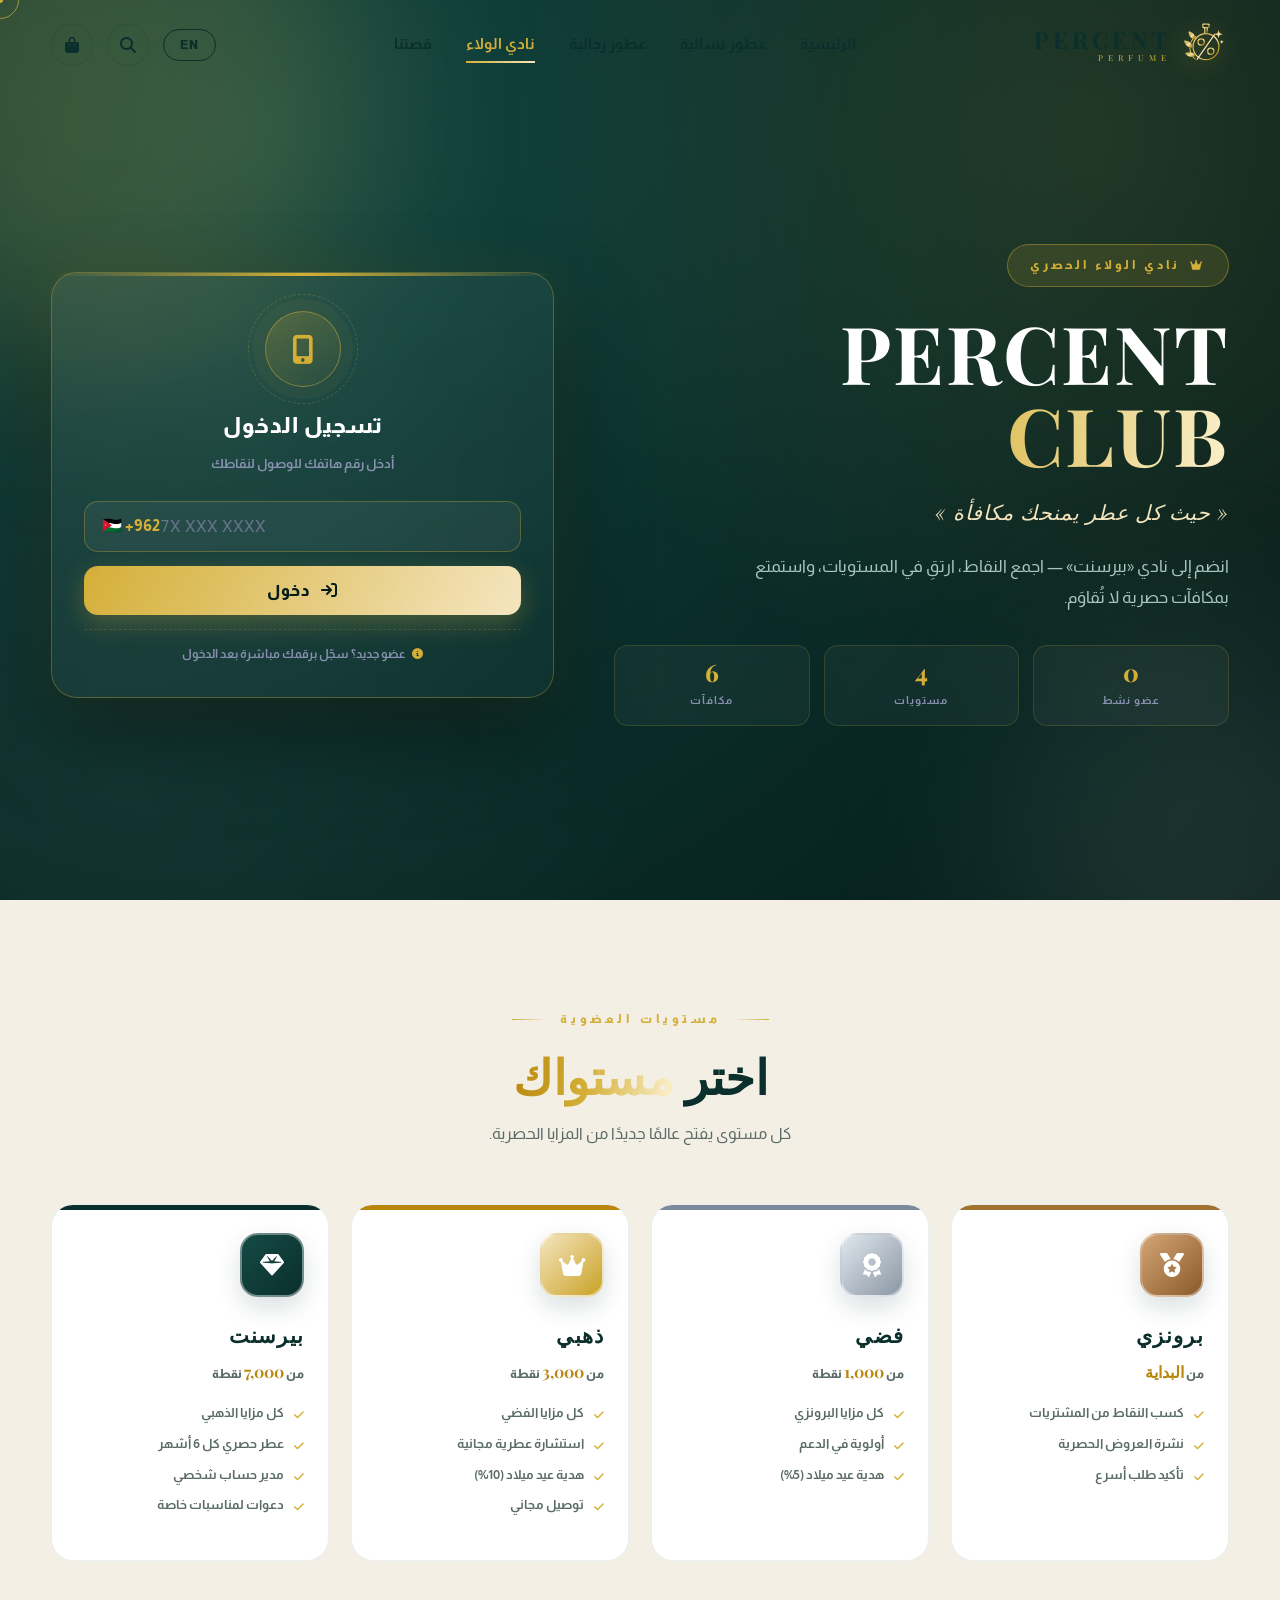
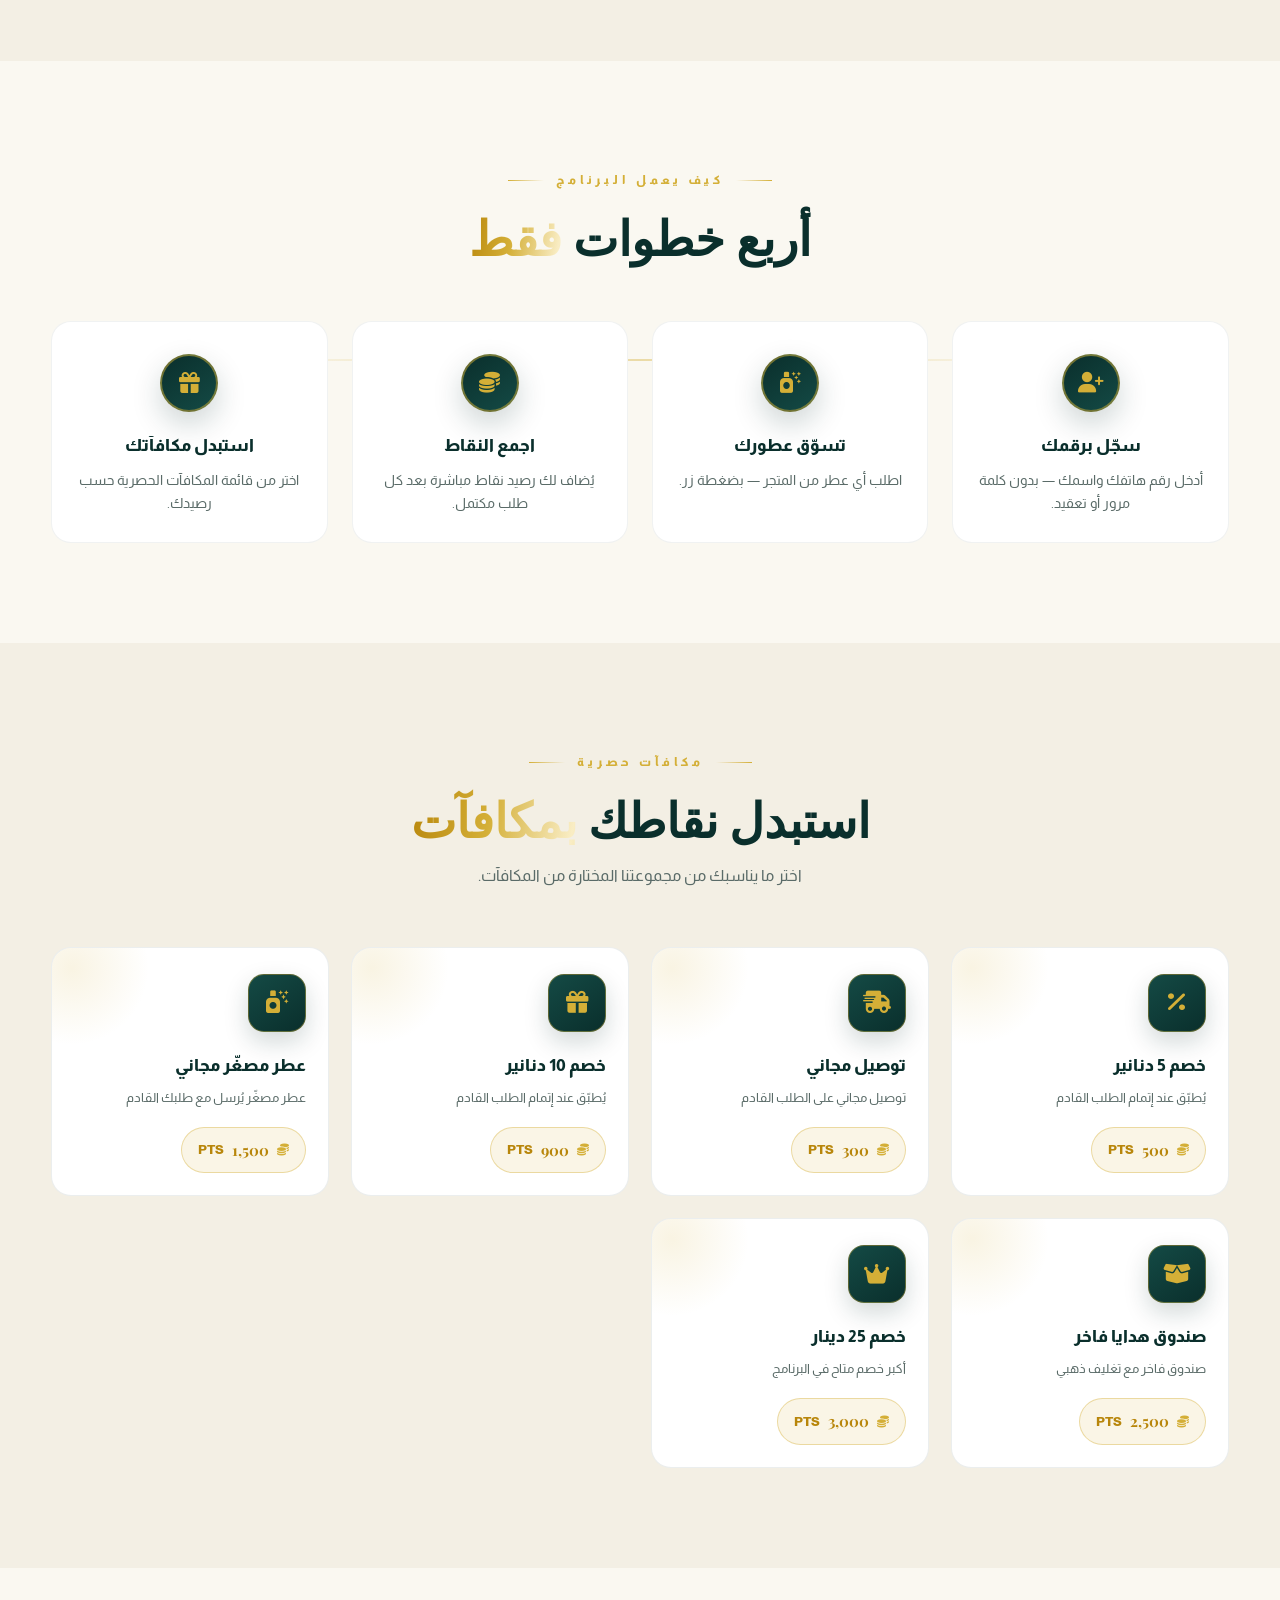
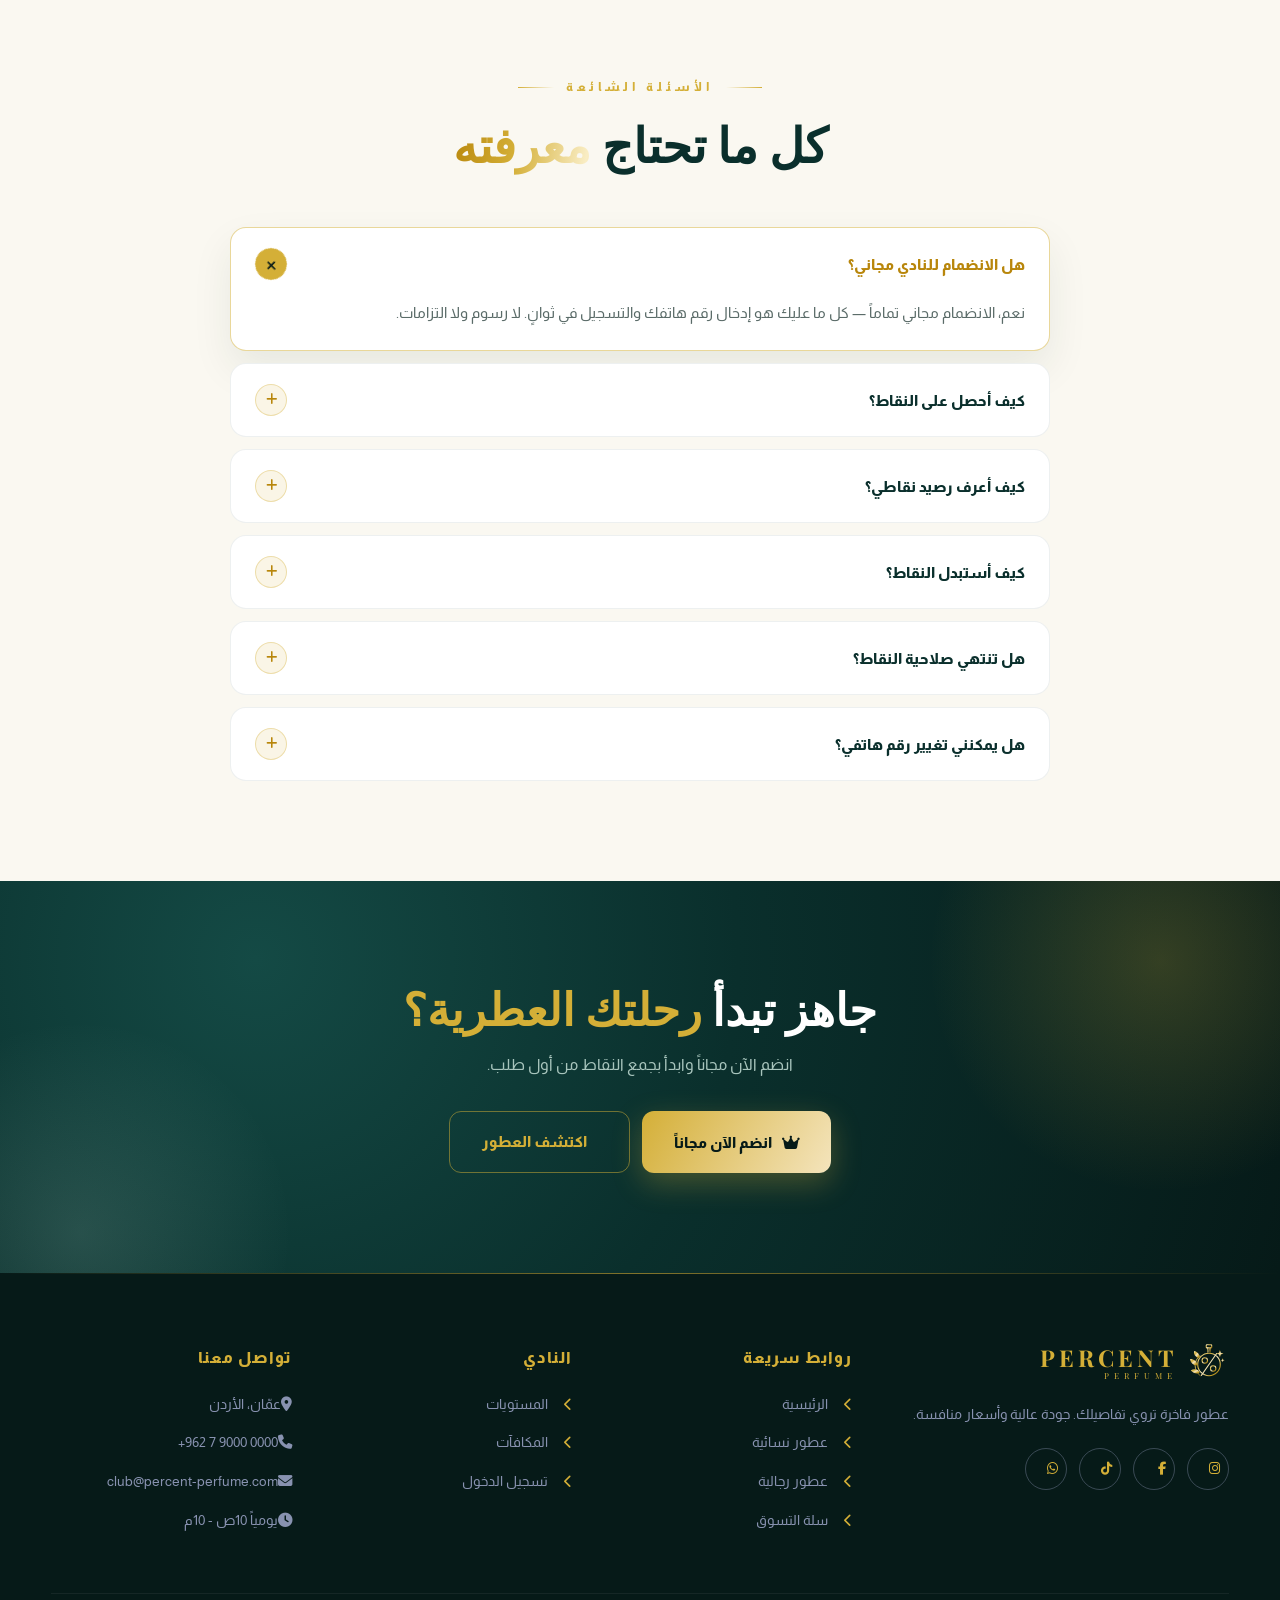
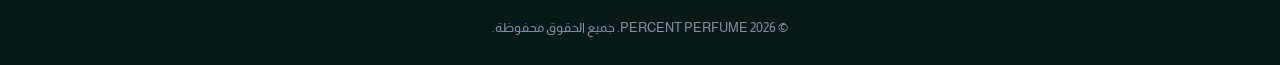
<file: loyalty.html>
﻿<!DOCTYPE html>
<html lang="ar" dir="rtl" data-lang="ar">
<head>
<meta charset="UTF-8">
<meta name="viewport" content="width=device-width, initial-scale=1.0">
<title>PERCENT CLUB | نادي الولاء</title>
<meta name="description" content="انضم إلى نادي PERCENT — نقاط، مكافآت، ومستويات حصرية لعملائنا الكرام.">

<link rel="preconnect" href="https://fonts.googleapis.com">
<link rel="preconnect" href="https://fonts.gstatic.com" crossorigin>
<link href="https://fonts.googleapis.com/css2?family=Playfair+Display:ital,wght@0,400;0,600;0,700;0,900;1,400&family=Almarai:wght@300;400;700;800&display=swap" rel="stylesheet">
<link rel="stylesheet" href="https://cdnjs.cloudflare.com/ajax/libs/font-awesome/6.4.0/css/all.min.css">

<style>
/* ============================================================
   1. Variables — NEW EMERALD + GOLD IDENTITY
============================================================ */
:root{
  /* Emerald palette (NEW) */
  --emerald-dark:#0a2f2c;
  --emerald-deep:#061a18;
  --emerald-mid:#144a45;
  --emerald-light:#1d6b63;
  --mint-soft:#c8e6d9;
  --mint-glow:rgba(200,230,217,.14);

  /* Gold (preserved) */
  --gold:#d4af37;
  --gold-light:#f4e4bc;
  --gold-deep:#b8860b;

  /* Neutrals */
  --cream:#faf8f1;
  --cream-2:#f3efe4;
  --white:#ffffff;
  --text-dark:#0e1f1d;
  --text-muted:#5a6b68;

  /* Accents */
  --success:#10b981;
  --danger:#ef4444;

  /* System */
  --ease:cubic-bezier(.22,1,.36,1);
  --transition:all .45s var(--ease);
  --shadow-soft:0 20px 50px rgba(10,47,44,.08);
  --shadow-hard:0 30px 70px rgba(10,47,44,.18);
}

*{margin:0;padding:0;box-sizing:border-box}
html{scroll-behavior:smooth;-webkit-text-size-adjust:100%}
body{
  font-family:'Almarai',sans-serif;
  background:var(--cream);
  color:var(--text-dark);
  overflow-x:hidden;
  line-height:1.85;
  position:relative;
}
body::before{
  content:'';position:fixed;inset:0;z-index:-2;pointer-events:none;
  background:
    radial-gradient(circle at 12% 8%, rgba(20,74,69,.10), transparent 42%),
    radial-gradient(circle at 88% 78%, rgba(212,175,55,.08), transparent 46%);
}
h1,h2,h3,h4,.english-text{font-family:'Playfair Display',serif}
a{text-decoration:none;color:inherit}
ul{list-style:none}
button{font-family:inherit;cursor:pointer;border:none;background:none}
img{max-width:100%;display:block}
input,select,textarea{font-family:inherit}
.container{width:92%;max-width:1240px;margin:0 auto}
::selection{background:var(--gold);color:var(--emerald-deep)}

::-webkit-scrollbar{width:10px}
::-webkit-scrollbar-track{background:#e6e2d6}
::-webkit-scrollbar-thumb{background:linear-gradient(var(--gold),var(--gold-deep));border-radius:10px}

/* Language toggle */
html[data-lang="ar"] .lang-en{display:none !important}
html[data-lang="en"] .lang-ar{display:none !important}

/* Gold text */
.gold-text{
  background:linear-gradient(100deg,#b8860b 0%,#d4af37 22%,#f9edc4 45%,#d4af37 68%,#b8860b 100%);
  background-size:220% auto;
  -webkit-background-clip:text;background-clip:text;
  -webkit-text-fill-color:transparent;color:transparent;
  animation:shine 6s linear infinite;
}
@keyframes shine{to{background-position:220% center}}

/* ============================================================
   2. Preloader
============================================================ */
#preloader{
  position:fixed;inset:0;z-index:9999;
  background:radial-gradient(circle at 50% 45%,var(--emerald-mid) 0%,var(--emerald-deep) 70%);
  display:flex;flex-direction:column;align-items:center;justify-content:center;gap:26px;
  transition:opacity .8s ease,visibility .8s ease;
}
#preloader.hidden{opacity:0;visibility:hidden}
.pre-logo{width:120px;height:120px;animation:preFloat 2.6s ease-in-out infinite}
@keyframes preFloat{
  0%,100%{transform:translateY(0) scale(1);filter:drop-shadow(0 0 14px rgba(212,175,55,.35))}
  50%{transform:translateY(-12px) scale(1.04);filter:drop-shadow(0 0 28px rgba(212,175,55,.65))}
}
.pre-bar{width:190px;height:2px;background:rgba(212,175,55,.16);overflow:hidden;border-radius:2px}
.pre-bar span{display:block;height:100%;width:40%;background:linear-gradient(90deg,transparent,var(--gold),transparent);animation:preSlide 1.2s ease-in-out infinite}
@keyframes preSlide{0%{transform:translateX(-120%)}100%{transform:translateX(320%)}}
.pre-text{font-family:'Playfair Display',serif;letter-spacing:8px;color:var(--gold);font-size:.8rem;opacity:.8}

/* ============================================================
   3. Progress + Cursor
============================================================ */
.scroll-progress{
  position:fixed;top:0;inset-inline-start:0;height:3px;width:0;z-index:2500;
  background:linear-gradient(90deg,var(--gold-deep),var(--gold-light),var(--gold));
  box-shadow:0 0 14px rgba(212,175,55,.9);
  transition:width .1s linear;
}
.cursor-dot,.cursor-ring{
  position:fixed;top:0;left:0;border-radius:50%;pointer-events:none;
  z-index:9998;opacity:0;transition:opacity .3s;
}
.cursor-dot{width:6px;height:6px;background:var(--gold);transform:translate(-50%,-50%)}
.cursor-ring{
  width:38px;height:38px;border:1px solid rgba(212,175,55,.7);
  transform:translate(-50%,-50%);transition:width .25s,height .25s,background .25s,opacity .3s;
}
.cursor-ring.grow{width:62px;height:62px;background:rgba(212,175,55,.12)}
@media (hover:hover) and (pointer:fine){ .cursor-dot,.cursor-ring{opacity:1} }

/* ============================================================
   4. Header
============================================================ */
header{
  position:fixed;top:0;inset-inline-start:0;width:100%;
  padding:22px 0;z-index:1200;transition:var(--transition);
  background:transparent;
}
header.scrolled{
  padding:12px 0;
  background:rgba(250,248,241,.88);
  backdrop-filter:blur(18px);-webkit-backdrop-filter:blur(18px);
  box-shadow:0 8px 32px rgba(10,47,44,.08);
  border-bottom:1px solid rgba(212,175,55,.18);
}
.nav-container{display:flex;justify-content:space-between;align-items:center;gap:20px}
.brand{display:flex;align-items:center;gap:12px;transition:var(--transition)}
.brand:hover{transform:translateY(-2px)}
.brand-mark{width:46px;height:46px;flex-shrink:0;filter:drop-shadow(0 4px 12px rgba(212,175,55,.35));transition:var(--transition)}
.brand:hover .brand-mark{transform:rotate(-8deg) scale(1.06)}
.brand-text{display:flex;flex-direction:column;line-height:1}
.brand-name{font-family:'Playfair Display',serif;font-size:1.45rem;font-weight:700;letter-spacing:4px;color:var(--emerald-dark)}
.brand-sub{font-family:'Playfair Display',serif;font-size:.52rem;letter-spacing:5px;color:var(--gold);margin-top:3px}
.nav-links{display:flex;gap:34px;align-items:center}
.nav-links a{
  font-weight:700;color:var(--emerald-dark);font-size:.93rem;position:relative;
  transition:var(--transition);padding:4px 0;
}
.nav-links a::after{
  content:'';position:absolute;bottom:0;inset-inline-start:0;width:0;height:2px;
  background:linear-gradient(90deg,var(--gold),var(--gold-light));
  transition:width .45s var(--ease);
}
.nav-links a:hover{color:var(--gold)}
.nav-links a:hover::after{width:100%}
.nav-links a.active{color:var(--gold)}
.nav-links a.active::after{width:100%}
.nav-icons{display:flex;gap:14px;align-items:center}
.icon-btn{
  width:42px;height:42px;border-radius:50%;border:1px solid rgba(10,47,44,.15);
  background:transparent;color:var(--emerald-dark);cursor:pointer;font-size:1rem;
  display:flex;align-items:center;justify-content:center;position:relative;
  transition:var(--transition);
}
.icon-btn:hover{background:var(--emerald-dark);color:var(--gold);border-color:var(--emerald-dark);transform:translateY(-3px)}
.cart-count{
  position:absolute;top:-5px;inset-inline-end:-5px;min-width:20px;height:20px;
  background:var(--gold);color:var(--emerald-deep);font-size:.7rem;font-weight:800;
  border-radius:20px;display:flex;align-items:center;justify-content:center;padding:0 5px;
  transform:scale(0);transition:transform .35s var(--ease);
}
.cart-count.show{transform:scale(1)}
.cart-count.pop{animation:pop .45s var(--ease)}
@keyframes pop{0%{transform:scale(1)}45%{transform:scale(1.5)}100%{transform:scale(1)}}
.lang-switch{
  background:transparent;border:1px solid var(--emerald-dark);color:var(--emerald-dark);
  padding:8px 16px;cursor:pointer;font-weight:800;font-size:.78rem;
  letter-spacing:1px;border-radius:30px;transition:var(--transition);
}
.lang-switch:hover{background:var(--emerald-dark);color:var(--gold);transform:translateY(-2px)}
.menu-toggle{display:none;font-size:1.4rem;cursor:pointer;color:var(--emerald-dark);width:42px;height:42px;align-items:center;justify-content:center}

/* ============================================================
   5. HERO
============================================================ */
.club-hero{
  min-height:100vh;display:flex;align-items:center;
  padding:160px 0 90px;position:relative;overflow:hidden;
  background:
    radial-gradient(circle at 20% 15%,var(--emerald-mid) 0%,var(--emerald-dark) 45%,var(--emerald-deep) 100%);
  color:#fff;
}
.club-hero::before{
  content:'';position:absolute;inset:0;opacity:.5;pointer-events:none;
  background:
    radial-gradient(circle at 85% 15%,rgba(212,175,55,.25),transparent 45%),
    radial-gradient(circle at 10% 85%,rgba(200,230,217,.10),transparent 40%);
}
.club-hero::after{
  content:'';position:absolute;inset:0;pointer-events:none;opacity:.35;
  background-image:
    linear-gradient(rgba(212,175,55,.05) 1px,transparent 1px),
    linear-gradient(90deg,rgba(212,175,55,.05) 1px,transparent 1px);
  background-size:80px 80px;
  mask-image:radial-gradient(circle at 50% 50%,black,transparent 75%);
  -webkit-mask-image:radial-gradient(circle at 50% 50%,black,transparent 75%);
}
.hero-orb{
  position:absolute;border-radius:50%;pointer-events:none;
  filter:blur(90px);z-index:0;
}
.hero-orb.o1{width:520px;height:520px;background:rgba(212,175,55,.20);top:-160px;inset-inline-end:-160px;animation:drift 15s ease-in-out infinite}
.hero-orb.o2{width:420px;height:420px;background:rgba(200,230,217,.10);bottom:-160px;inset-inline-start:-140px;animation:drift 19s ease-in-out infinite reverse}
@keyframes drift{0%,100%{transform:translate(0,0)}50%{transform:translate(30px,-40px)}}

.club-hero-grid{
  display:grid;grid-template-columns:1.1fr .9fr;gap:60px;align-items:center;
  position:relative;z-index:3;
}
.club-hero-content{color:#fff}
.club-badge{
  display:inline-flex;align-items:center;gap:10px;
  padding:9px 22px;border-radius:40px;
  background:rgba(212,175,55,.14);
  border:1px solid rgba(212,175,55,.4);
  color:var(--gold);font-weight:800;font-size:.78rem;letter-spacing:3px;
  margin-bottom:24px;
  backdrop-filter:blur(10px);
}
.club-badge i{font-size:.7rem}

.club-hero h1{
  font-size:clamp(2.8rem,6.5vw,5rem);
  line-height:1.02;letter-spacing:2px;
  margin-bottom:18px;font-weight:700;
}
.club-hero h1 .line{display:block;overflow:hidden}
.club-hero h1 .line > span{
  display:block;transform:translateY(110%);
  animation:lineUp 1.1s var(--ease) forwards;
}
.club-hero h1 .line:nth-child(2) > span{animation-delay:.18s}
@keyframes lineUp{to{transform:translateY(0)}}

.club-hero-tagline{
  font-family:'Playfair Display',serif;font-style:italic;
  font-size:clamp(1rem,2vw,1.3rem);
  color:var(--gold-light);margin-bottom:20px;letter-spacing:1px;
}
.club-hero-desc{
  font-size:1.05rem;color:#a8c5bd;max-width:520px;margin-bottom:32px;
}

.club-hero-stats{
  display:grid;grid-template-columns:repeat(3,1fr);
  gap:14px;margin-top:24px;
}
.hero-stat{
  padding:14px 12px;border-radius:14px;
  background:rgba(255,255,255,.04);
  border:1px solid rgba(212,175,55,.18);
  backdrop-filter:blur(10px);
  text-align:center;
  transition:var(--transition);
}
.hero-stat:hover{background:rgba(212,175,55,.08);transform:translateY(-4px);border-color:rgba(212,175,55,.45)}
.hero-stat strong{
  display:block;font-family:'Playfair Display',serif;
  font-size:1.5rem;color:var(--gold);font-weight:800;line-height:1;
}
.hero-stat small{
  display:block;font-size:.7rem;color:#8892b0;font-weight:700;
  letter-spacing:1px;margin-top:6px;
}

/* ============================================================
   6. PHONE LOGIN CARD (HERO RIGHT)
============================================================ */
.login-card-wrap{
  position:relative;
  perspective:1200px;
}
.login-card{
  position:relative;
  background:linear-gradient(160deg,rgba(255,255,255,.06),rgba(255,255,255,.02));
  border:1px solid rgba(212,175,55,.32);
  border-radius:26px;
  padding:38px 32px 32px;
  backdrop-filter:blur(20px);-webkit-backdrop-filter:blur(20px);
  box-shadow:0 40px 90px rgba(0,0,0,.4),0 0 60px rgba(212,175,55,.10);
  animation:floatCard 7s ease-in-out infinite;
}
@keyframes floatCard{
  0%,100%{transform:translateY(0)}
  50%{transform:translateY(-12px)}
}
.login-card::before{
  content:'';position:absolute;top:0;inset-inline-start:0;
  width:100%;height:3px;border-radius:26px 26px 0 0;
  background:linear-gradient(90deg,transparent,var(--gold),transparent);
}
.login-card-icon{
  width:76px;height:76px;margin:0 auto 18px;border-radius:50%;
  background:linear-gradient(145deg,rgba(212,175,55,.25),rgba(212,175,55,.05));
  border:1px solid rgba(212,175,55,.5);
  display:flex;align-items:center;justify-content:center;
  color:var(--gold);font-size:1.8rem;
  box-shadow:0 0 0 12px rgba(212,175,55,.05);
  position:relative;
}
.login-card-icon::before{
  content:'';position:absolute;inset:-18px;border-radius:50%;
  border:1px dashed rgba(212,175,55,.25);
  animation:spin 22s linear infinite;
}
@keyframes spin{to{transform:rotate(360deg)}}

.login-card h2{
  font-size:1.4rem;color:#fff;text-align:center;
  letter-spacing:1px;margin-bottom:6px;
  font-family:'Almarai',sans-serif;font-weight:800;
}
.login-card p.sub{
  font-size:.82rem;color:#8892b0;text-align:center;
  margin-bottom:24px;font-weight:700;
}

.phone-input-wrap{
  position:relative;
  margin-bottom:14px;
}
.phone-input-wrap .flag{
  position:absolute;top:50%;inset-inline-start:18px;
  transform:translateY(-50%);
  font-size:1rem;color:var(--gold);font-weight:800;
  pointer-events:none;direction:ltr;
}
.phone-input-wrap input{
  width:100%;
  padding:16px 22px 16px 76px;
  border-radius:14px;
  border:1.5px solid rgba(212,175,55,.32);
  background:rgba(255,255,255,.05);
  color:#fff;
  font-size:1rem;font-weight:800;
  letter-spacing:2px;
  outline:none;
  transition:all .3s ease;
  text-align:start;
  direction:ltr;
}
.phone-input-wrap input::placeholder{
  color:#6a7490;font-weight:400;letter-spacing:1px;
  direction:ltr;text-align:start;
}
.phone-input-wrap input:focus{
  border-color:var(--gold);
  background:rgba(255,255,255,.08);
  box-shadow:0 0 0 4px rgba(212,175,55,.14);
}
.phone-input-wrap input.error{
  border-color:var(--danger);
  background:rgba(239,68,68,.08);
}
html[dir="ltr"] .phone-input-wrap input{padding:16px 76px 16px 22px}
html[dir="ltr"] .phone-input-wrap .flag{inset-inline-start:18px}

.phone-error{
  display:none;
  font-size:.75rem;color:#fca5a5;
  font-weight:700;margin-bottom:12px;
  padding-inline-start:4px;
}
.phone-error.show{display:block;animation:shake .4s ease}
@keyframes shake{
  0%,100%{transform:translateX(0)}
  25%{transform:translateX(-6px)}
  75%{transform:translateX(6px)}
}

.login-submit{
  width:100%;
  padding:16px;border-radius:14px;
  background:linear-gradient(120deg,var(--gold),var(--gold-light),var(--gold));
  background-size:200% auto;
  color:var(--emerald-deep);
  font-weight:800;font-size:1rem;
  letter-spacing:1px;
  display:flex;align-items:center;justify-content:center;gap:10px;
  transition:all .3s ease;
  box-shadow:0 8px 24px rgba(212,175,55,.28);
  animation:shine 4s linear infinite;
  margin-bottom:14px;
}
.login-submit:hover{
  transform:translateY(-2px);
  box-shadow:0 12px 30px rgba(212,175,55,.42);
}
.login-submit:disabled{
  opacity:.6;cursor:not-allowed;transform:none;animation:none;
}

.login-hint{
  text-align:center;
  font-size:.72rem;color:#8892b0;font-weight:700;
  display:flex;align-items:center;justify-content:center;gap:6px;
  padding-top:14px;border-top:1px dashed rgba(212,175,55,.18);
  margin-top:8px;
}
.login-hint i{color:var(--gold);font-size:.7rem}

/* Login success animation */
.login-card.success-flash{
  animation:successFlash .8s var(--ease);
}
@keyframes successFlash{
  0%,100%{box-shadow:0 40px 90px rgba(0,0,0,.4),0 0 60px rgba(212,175,55,.10)}
  50%{box-shadow:0 40px 90px rgba(0,0,0,.4),0 0 100px rgba(16,185,129,.5)}
}

/* ============================================================
   7. MEMBER DASHBOARD (SHOWN WHEN LOGGED IN)
============================================================ */
.member-section{
  padding:100px 0 60px;
  background:var(--cream);
  display:none;
  position:relative;
}
.member-section.show{display:block}

.member-header{
  text-align:center;
  margin-bottom:36px;
}
.member-header .welcome{
  font-size:.82rem;color:var(--emerald-mid);
  font-weight:800;letter-spacing:3px;
  margin-bottom:8px;
}
.member-header h2{
  font-size:clamp(1.8rem,3.5vw,2.4rem);
  color:var(--emerald-dark);margin-bottom:6px;
}
.member-header h2 em{
  font-style:normal;color:var(--gold-deep);
}

/* Member Card (VIP style) */
.member-card{
  position:relative;
  max-width:820px;margin:0 auto 34px;
  border-radius:26px;
  padding:36px 34px;
  overflow:hidden;
  color:#fff;
  background:linear-gradient(135deg,var(--emerald-mid) 0%,var(--emerald-dark) 60%,var(--emerald-deep) 100%);
  box-shadow:0 30px 70px rgba(10,47,44,.3),0 0 40px rgba(212,175,55,.08);
  border:1px solid rgba(212,175,55,.3);
}
.member-card::before{
  content:'';position:absolute;top:-100px;inset-inline-end:-100px;
  width:400px;height:400px;border-radius:50%;
  background:radial-gradient(circle,rgba(212,175,55,.22),transparent 68%);
  pointer-events:none;
}
.member-card::after{
  content:'';position:absolute;bottom:-140px;inset-inline-start:-120px;
  width:340px;height:340px;border-radius:50%;
  background:radial-gradient(circle,rgba(200,230,217,.10),transparent 68%);
  pointer-events:none;
}

.member-card-grid{
  position:relative;z-index:2;
  display:grid;grid-template-columns:1fr 1fr;gap:30px;
  align-items:center;
}
.member-left{min-width:0}
.member-right{
  display:flex;flex-direction:column;align-items:flex-end;gap:18px;
}

.member-avatar-row{
  display:flex;align-items:center;gap:16px;margin-bottom:22px;
}
.member-avatar{
  width:64px;height:64px;border-radius:50%;flex-shrink:0;
  background:linear-gradient(145deg,var(--gold),var(--gold-deep));
  color:var(--emerald-deep);
  display:flex;align-items:center;justify-content:center;
  font-family:'Playfair Display',serif;
  font-size:1.5rem;font-weight:800;
  border:2px solid rgba(255,255,255,.2);
  box-shadow:0 10px 24px rgba(0,0,0,.25);
}
.member-info{min-width:0}
.member-name{
  font-size:1.25rem;font-weight:800;letter-spacing:.5px;
  margin-bottom:3px;
  white-space:nowrap;overflow:hidden;text-overflow:ellipsis;
}
.member-phone{
  font-size:.82rem;color:#a8c5bd;
  font-weight:700;direction:ltr;letter-spacing:1px;
}

.member-points-label{
  font-size:.72rem;color:#a8c5bd;
  letter-spacing:3px;font-weight:800;
  margin-bottom:6px;text-transform:uppercase;
}
.member-points{
  font-family:'Playfair Display',serif;
  font-size:3rem;font-weight:700;
  color:var(--gold);line-height:1;
  letter-spacing:1px;
}
.member-points small{
  font-size:1rem;color:var(--gold-light);
  margin-inline-start:6px;font-weight:700;
  font-family:'Almarai',sans-serif;
}

.member-tier-badge{
  display:inline-flex;align-items:center;gap:9px;
  padding:9px 20px;border-radius:40px;
  font-weight:800;font-size:.82rem;
  letter-spacing:1px;
  background:rgba(255,255,255,.08);
  border:1px solid rgba(212,175,55,.5);
  color:var(--gold-light);
  backdrop-filter:blur(8px);
}
.member-tier-badge i{font-size:.9rem}

/* Progress to next tier */
.tier-progress-wrap{
  margin-top:22px;
  padding-top:20px;
  border-top:1px dashed rgba(212,175,55,.25);
}
.tier-progress-head{
  display:flex;justify-content:space-between;align-items:center;
  font-size:.78rem;font-weight:800;color:#a8c5bd;
  margin-bottom:10px;letter-spacing:.5px;
}
.tier-progress-head strong{color:var(--gold-light)}
.tier-progress-bar{
  height:8px;border-radius:10px;
  background:rgba(255,255,255,.08);
  overflow:hidden;
  position:relative;
}
.tier-progress-bar span{
  display:block;height:100%;width:0;border-radius:10px;
  background:linear-gradient(90deg,var(--gold-deep),var(--gold),var(--gold-light));
  transition:width 1s var(--ease);
  box-shadow:0 0 14px rgba(212,175,55,.6);
}
.tier-progress-foot{
  display:flex;justify-content:space-between;align-items:center;
  font-size:.72rem;color:#8892b0;font-weight:700;
  margin-top:8px;
}

/* Member actions */
.member-actions{
  display:flex;gap:10px;flex-wrap:wrap;
}
.member-action-btn{
  padding:11px 20px;border-radius:12px;
  background:rgba(255,255,255,.06);
  border:1px solid rgba(212,175,55,.28);
  color:var(--gold-light);font-weight:800;font-size:.82rem;
  display:inline-flex;align-items:center;gap:8px;
  transition:var(--transition);
  backdrop-filter:blur(8px);
}
.member-action-btn:hover{
  background:rgba(212,175,55,.15);
  border-color:var(--gold);
  transform:translateY(-2px);
}
.member-action-btn i{font-size:.75rem}

/* Stats row */
.member-mini-stats{
  display:grid;grid-template-columns:repeat(3,1fr);gap:12px;
  margin-top:24px;position:relative;z-index:2;
}
.mini-stat{
  padding:14px 12px;border-radius:14px;
  background:rgba(255,255,255,.05);
  border:1px solid rgba(212,175,55,.18);
  text-align:center;
}
.mini-stat strong{
  display:block;font-family:'Playfair Display',serif;
  font-size:1.25rem;color:var(--gold);font-weight:800;line-height:1;
}
.mini-stat small{
  display:block;font-size:.68rem;color:#8892b0;
  font-weight:700;margin-top:6px;letter-spacing:.5px;
}

/* ============================================================
   8. DASHBOARD PANELS (TRANSACTIONS + REWARDS)
============================================================ */
.dash-grid{
  max-width:820px;margin:0 auto;
  display:grid;grid-template-columns:1fr;gap:22px;
}
.panel{
  background:#fff;border-radius:22px;
  border:1px solid rgba(10,47,44,.08);
  box-shadow:var(--shadow-soft);
  overflow:hidden;
}
.panel-head{
  padding:18px 24px;
  display:flex;align-items:center;justify-content:space-between;
  border-bottom:1px solid rgba(10,47,44,.06);
  gap:16px;flex-wrap:wrap;
}
.panel-head h3{
  font-size:1rem;color:var(--emerald-dark);
  font-weight:800;display:flex;align-items:center;gap:10px;
}
.panel-head h3 i{color:var(--gold);font-size:.9rem}
.panel-head .panel-sub{
  font-size:.74rem;color:var(--text-muted);font-weight:700;
}
.panel-body{padding:16px 24px 24px}

/* Transactions */
.tx-list{display:flex;flex-direction:column}
.tx-item{
  display:flex;align-items:center;gap:14px;
  padding:14px 0;
  border-bottom:1px solid rgba(10,47,44,.05);
}
.tx-item:last-child{border-bottom:none}
.tx-icon{
  width:42px;height:42px;border-radius:12px;flex-shrink:0;
  display:flex;align-items:center;justify-content:center;
  font-size:.95rem;
}
.tx-icon.earn{background:rgba(16,185,129,.12);color:#059669}
.tx-icon.redeem{background:rgba(239,68,68,.10);color:#dc2626}
.tx-icon.adjust{background:rgba(59,130,246,.10);color:#2563eb}
.tx-info{flex:1;min-width:0}
.tx-info strong{
  display:block;font-size:.9rem;color:var(--emerald-dark);
  font-weight:800;margin-bottom:2px;
}
.tx-info small{
  display:block;font-size:.74rem;color:var(--text-muted);font-weight:700;
}
.tx-amount{
  font-family:'Playfair Display',serif;
  font-weight:800;font-size:1rem;
  white-space:nowrap;
}
.tx-amount.plus{color:#059669}
.tx-amount.minus{color:#dc2626}

.tx-empty{
  text-align:center;padding:40px 20px;color:var(--text-muted);
}
.tx-empty i{
  font-size:2.4rem;color:rgba(10,47,44,.15);
  display:block;margin-bottom:12px;
}
.tx-empty strong{display:block;color:var(--emerald-dark);font-weight:800;margin-bottom:4px}
.tx-empty small{font-size:.8rem}

/* ============================================================
   9. TIERS SECTION
============================================================ */
.tiers-section{
  padding:100px 0;
  background:var(--cream-2);
  position:relative;overflow:hidden;
}
.section-header{margin-bottom:56px;max-width:680px}
.section-header.center{margin-inline:auto;text-align:center}
.section-eyebrow{
  display:inline-flex;align-items:center;gap:12px;
  color:var(--gold);font-size:.78rem;font-weight:800;letter-spacing:4px;
  margin-bottom:16px;text-transform:uppercase;
}
.section-eyebrow::before,.section-eyebrow::after{
  content:'';width:36px;height:1px;background:linear-gradient(90deg,transparent,var(--gold));
}
.section-eyebrow::after{background:linear-gradient(90deg,var(--gold),transparent)}
.section-header h2{
  font-size:clamp(2rem,4.3vw,3rem);
  color:var(--emerald-dark);line-height:1.18;margin-bottom:14px;
}
.section-header p{color:var(--text-muted);font-size:1.02rem}

.tiers-grid{
  display:grid;
  grid-template-columns:repeat(auto-fit,minmax(250px,1fr));
  gap:22px;
}

.tier-card{
  position:relative;
  background:#fff;border-radius:22px;
  border:1px solid rgba(10,47,44,.08);
  padding:28px 24px 24px;
  transition:var(--transition);
  display:flex;flex-direction:column;
  overflow:hidden;
}
.tier-card::before{
  content:'';position:absolute;top:0;inset-inline-start:0;
  width:100%;height:5px;
  background:var(--tier-color,var(--gold));
}
.tier-card:hover{
  transform:translateY(-10px);
  box-shadow:0 30px 60px rgba(10,47,44,.12);
  border-color:var(--tier-color,var(--gold));
}

.tier-card.current{
  box-shadow:0 30px 70px rgba(212,175,55,.18);
  border-color:var(--gold);
}
.tier-card.current::after{
  content:'مستواك الحالي';
  position:absolute;top:18px;inset-inline-end:18px;
  padding:4px 12px;border-radius:20px;
  background:var(--gold);color:var(--emerald-deep);
  font-size:.65rem;font-weight:800;letter-spacing:1px;
}

.tier-icon{
  width:64px;height:64px;border-radius:18px;
  margin-bottom:18px;
  display:flex;align-items:center;justify-content:center;
  font-size:1.5rem;
  background:var(--tier-bg,linear-gradient(135deg,#d4af37,#b8860b));
  color:#fff;
  box-shadow:0 10px 24px rgba(10,47,44,.15);
  border:2px solid rgba(255,255,255,.4);
  position:relative;
  z-index:2;
}
.tier-name{
  font-family:'Playfair Display',serif;
  font-size:1.3rem;color:var(--emerald-dark);
  letter-spacing:1px;margin-bottom:4px;position:relative;z-index:2;
}
.tier-min{
  font-size:.78rem;color:var(--text-muted);
  font-weight:800;margin-bottom:16px;position:relative;z-index:2;
}
.tier-min strong{color:var(--gold-deep);font-family:'Playfair Display',serif;font-size:1rem}
.tier-benefits{
  display:flex;flex-direction:column;gap:10px;
  margin-bottom:20px;flex:1;position:relative;z-index:2;
}
.tier-benefit{
  display:flex;align-items:flex-start;gap:10px;
  font-size:.84rem;color:var(--text-muted);
  font-weight:700;line-height:1.55;
}
.tier-benefit i{
  color:var(--gold);font-size:.7rem;
  margin-top:7px;flex-shrink:0;
}

/* ============================================================
   10. HOW IT WORKS
============================================================ */
.how-section{
  padding:100px 0;
  background:var(--cream);
}
.steps-grid{
  display:grid;grid-template-columns:repeat(4,1fr);gap:24px;
  position:relative;
}
.steps-grid::before{
  content:'';position:absolute;top:38px;
  inset-inline-start:12%;width:76%;height:2px;
  background:linear-gradient(90deg,transparent,rgba(212,175,55,.4),transparent);
  z-index:1;
}
.step-card{
  position:relative;text-align:center;
  padding:32px 20px 26px;border-radius:20px;
  background:#fff;border:1px solid rgba(10,47,44,.06);
  transition:var(--transition);z-index:2;
}
.step-card:hover{
  transform:translateY(-8px);
  border-color:rgba(212,175,55,.5);
  box-shadow:0 24px 50px rgba(10,47,44,.1);
}
.step-num{
  width:58px;height:58px;margin:0 auto 18px;
  border-radius:50%;
  background:linear-gradient(145deg,var(--emerald-dark),var(--emerald-mid));
  border:2px solid rgba(212,175,55,.5);
  display:flex;align-items:center;justify-content:center;
  color:var(--gold);font-size:1.3rem;
  box-shadow:0 12px 30px rgba(10,47,44,.2);
  transition:var(--transition);
  position:relative;
}
.step-card:hover .step-num{transform:scale(1.1) rotate(-8deg)}
.step-card h3{
  font-size:1.05rem;color:var(--emerald-dark);
  font-family:'Almarai',sans-serif;font-weight:800;
  margin-bottom:8px;
}
.step-card p{
  font-size:.86rem;color:var(--text-muted);line-height:1.7;
}

/* ============================================================
   11. REWARDS SECTION
============================================================ */
.rewards-section{
  padding:100px 0;
  background:var(--cream-2);
}
.rewards-grid{
  display:grid;grid-template-columns:repeat(auto-fit,minmax(240px,1fr));
  gap:22px;
}
.reward-card{
  position:relative;
  background:#fff;border-radius:20px;
  border:1px solid rgba(10,47,44,.08);
  padding:26px 22px 22px;
  transition:var(--transition);
  overflow:hidden;
  display:flex;flex-direction:column;
}
.reward-card::before{
  content:'';position:absolute;top:-60px;inset-inline-end:-60px;
  width:160px;height:160px;border-radius:50%;
  background:radial-gradient(circle,rgba(212,175,55,.14),transparent 68%);
  transition:transform .6s var(--ease);
}
.reward-card:hover::before{transform:scale(1.4)}
.reward-card:hover{
  transform:translateY(-8px);
  box-shadow:0 28px 55px rgba(10,47,44,.12);
  border-color:rgba(212,175,55,.45);
}

.reward-icon{
  width:58px;height:58px;border-radius:16px;
  margin-bottom:18px;
  background:linear-gradient(145deg,var(--emerald-mid),var(--emerald-dark));
  border:1px solid rgba(212,175,55,.4);
  display:flex;align-items:center;justify-content:center;
  color:var(--gold);font-size:1.4rem;
  box-shadow:0 10px 24px rgba(10,47,44,.18);
  transition:var(--transition);
  position:relative;z-index:2;
}
.reward-card:hover .reward-icon{transform:scale(1.08) rotate(-6deg)}

.reward-name{
  font-size:1.05rem;color:var(--emerald-dark);
  font-weight:800;font-family:'Almarai',sans-serif;
  margin-bottom:6px;
  position:relative;z-index:2;
}
.reward-desc{
  font-size:.82rem;color:var(--text-muted);
  margin-bottom:18px;line-height:1.7;
  position:relative;z-index:2;
  flex:1;
}
.reward-cost{
  display:inline-flex;align-items:center;gap:8px;
  padding:8px 16px;border-radius:30px;
  background:rgba(212,175,55,.12);
  border:1px solid rgba(212,175,55,.4);
  color:var(--gold-deep);
  font-weight:800;font-size:.8rem;
  align-self:flex-start;
  position:relative;z-index:2;
}
.reward-cost i{color:var(--gold);font-size:.75rem}
.reward-cost strong{
  font-family:'Playfair Display',serif;
  font-size:.95rem;color:var(--gold-deep);
}

/* ============================================================
   12. FAQ
============================================================ */
.faq-section{padding:100px 0;background:var(--cream)}
.faq-list{max-width:820px;margin:0 auto;display:flex;flex-direction:column;gap:12px}
.faq-item{
  background:#fff;border-radius:16px;overflow:hidden;
  border:1px solid rgba(10,47,44,.07);
  transition:var(--transition);
}
.faq-item.open{
  border-color:rgba(212,175,55,.5);
  box-shadow:0 18px 40px rgba(10,47,44,.08);
}
.faq-q{
  width:100%;padding:20px 24px;cursor:pointer;
  display:flex;align-items:center;justify-content:space-between;gap:16px;
  background:transparent;border:none;text-align:start;
  font-family:'Almarai',sans-serif;font-weight:800;font-size:.96rem;
  color:var(--emerald-dark);transition:var(--transition);
}
.faq-q:hover{color:var(--gold-deep)}
.faq-item.open .faq-q{color:var(--gold-deep)}
.faq-icon{
  width:32px;height:32px;border-radius:50%;flex-shrink:0;
  background:rgba(212,175,55,.12);
  border:1px solid rgba(212,175,55,.35);
  display:flex;align-items:center;justify-content:center;
  color:var(--gold-deep);font-size:.8rem;
  transition:var(--transition);
}
.faq-item.open .faq-icon{
  background:var(--gold);color:var(--emerald-deep);
  border-color:var(--gold);transform:rotate(135deg);
}
.faq-a{
  max-height:0;overflow:hidden;
  transition:max-height .5s var(--ease),padding .5s var(--ease);
  padding:0 24px;
}
.faq-item.open .faq-a{max-height:400px;padding:0 24px 22px}
.faq-a p{
  color:var(--text-muted);font-size:.92rem;line-height:1.9;
}

/* ============================================================
   13. CTA
============================================================ */
.cta-section{
  padding:100px 0;
  background:
    radial-gradient(circle at 20% 20%,var(--emerald-mid) 0%,var(--emerald-dark) 45%,var(--emerald-deep) 100%);
  color:#fff;text-align:center;
  position:relative;overflow:hidden;
}
.cta-section::before{
  content:'';position:absolute;top:-160px;inset-inline-start:-120px;
  width:480px;height:480px;border-radius:50%;
  background:radial-gradient(circle,rgba(212,175,55,.22),transparent 68%);
  animation:drift 15s ease-in-out infinite;
}
.cta-section::after{
  content:'';position:absolute;bottom:-180px;inset-inline-end:-140px;
  width:440px;height:440px;border-radius:50%;
  background:radial-gradient(circle,rgba(200,230,217,.14),transparent 68%);
  animation:drift 19s ease-in-out infinite reverse;
}
.cta-inner{position:relative;z-index:2;max-width:660px;margin:0 auto}
.cta-section h2{
  font-size:clamp(1.9rem,4.2vw,2.8rem);
  margin-bottom:14px;line-height:1.2;color:#fff;
}
.cta-section h2 em{color:var(--gold);font-style:normal}
.cta-section p{
  color:#a8c5bd;font-size:1.02rem;margin-bottom:32px;
}
.cta-buttons{display:flex;gap:12px;justify-content:center;flex-wrap:wrap}
.btn-primary-gold{
  display:inline-flex;align-items:center;gap:10px;
  padding:16px 32px;border-radius:12px;
  background:linear-gradient(120deg,var(--gold),var(--gold-light));
  color:var(--emerald-deep);
  font-weight:800;font-size:.95rem;
  transition:var(--transition);
  box-shadow:0 10px 30px rgba(212,175,55,.3);
  border:none;
}
.btn-primary-gold:hover{
  transform:translateY(-3px);
  box-shadow:0 14px 36px rgba(212,175,55,.42);
}
.btn-ghost-gold{
  display:inline-flex;align-items:center;gap:10px;
  padding:16px 32px;border-radius:12px;
  background:transparent;
  color:var(--gold);
  border:1.5px solid rgba(212,175,55,.5);
  font-weight:800;font-size:.95rem;
  transition:var(--transition);
}
.btn-ghost-gold:hover{
  background:rgba(212,175,55,.1);
  border-color:var(--gold);
  transform:translateY(-3px);
}

/* ============================================================
   14. FOOTER
============================================================ */
footer{
  background:var(--emerald-deep);
  padding:70px 0 24px;color:#fff;position:relative;
}
footer::before{
  content:'';position:absolute;top:0;inset-inline-start:0;
  width:100%;height:1px;
  background:linear-gradient(90deg,transparent,rgba(212,175,55,.6),transparent);
}
.footer-grid{
  display:grid;grid-template-columns:1.4fr 1fr 1fr 1fr;
  gap:40px;margin-bottom:48px;
}
.footer-brand{
  display:flex;align-items:center;gap:12px;margin-bottom:18px;
}
.footer-brand svg{width:40px;height:40px}
.footer-brand .brand-name{color:var(--gold)}
.footer-col h3{
  color:var(--gold);font-size:1rem;
  margin-bottom:18px;font-family:'Almarai',sans-serif;
  font-weight:800;letter-spacing:1px;
}
.footer-col p,.footer-col a{
  color:#8892b0;margin-bottom:12px;display:block;
  transition:var(--transition);font-size:.9rem;
}
.footer-col a:hover{color:var(--gold);transform:translateX(-6px)}
html[dir="ltr"] .footer-col a:hover{transform:translateX(6px)}
.footer-col a i{
  width:16px;margin-inline-end:8px;
  color:var(--gold);font-size:.82rem;
}
.social-icons{display:flex;gap:12px;margin-top:20px}
.social-icons a{
  width:42px;height:42px;border:1px solid rgba(136,146,176,.4);
  border-radius:50%;
  display:flex;align-items:center;justify-content:center;
  color:#8892b0;transition:var(--transition);margin:0;
}
.social-icons a:hover{
  background:var(--gold);border-color:var(--gold);
  color:var(--emerald-deep);
  transform:translateY(-6px) rotate(8deg) scale(1.06);
}
.footer-bottom{
  text-align:center;padding-top:22px;
  font-size:.84rem;color:#8892b0;
  border-top:1px solid rgba(255,255,255,.06);
}

/* ============================================================
   15. TOAST
============================================================ */
.toast{
  position:fixed;bottom:32px;inset-inline-start:32px;z-index:2600;
  display:flex;align-items:center;gap:12px;
  padding:15px 24px;border-radius:12px;
  background:var(--emerald-dark);color:#fff;
  border:1px solid rgba(212,175,55,.5);
  box-shadow:0 20px 50px rgba(0,0,0,.4);
  transform:translateY(120px);opacity:0;
  transition:var(--transition);
  font-size:.9rem;font-weight:700;
  max-width:calc(100vw - 40px);
}
.toast.show{transform:translateY(0);opacity:1}
.toast i{color:var(--gold);font-size:1.05rem;flex-shrink:0}
.toast.success{border-color:rgba(16,185,129,.6)}
.toast.success i{color:#6ee7b7}
.toast.error{border-color:rgba(239,68,68,.6)}
.toast.error i{color:#fca5a5}

/* ============================================================
   16. TO TOP
============================================================ */
.to-top{
  position:fixed;bottom:28px;inset-inline-end:28px;
  width:50px;height:50px;border-radius:50%;
  background:var(--emerald-dark);color:var(--gold);
  border:1px solid rgba(212,175,55,.4);
  display:flex;align-items:center;justify-content:center;
  cursor:pointer;font-size:1rem;
  opacity:0;visibility:hidden;transform:translateY(20px);
  z-index:1100;transition:var(--transition);
  box-shadow:0 14px 34px rgba(10,47,44,.3);
}
.to-top.show{opacity:1;visibility:visible;transform:translateY(0)}
.to-top:hover{
  background:var(--gold);color:var(--emerald-deep);
  transform:translateY(-5px) scale(1.08);
}

/* ============================================================
   17. REVEAL
============================================================ */
[data-reveal]{
  opacity:0;transform:translateY(48px);
  transition:opacity 1s var(--ease),transform 1s var(--ease);
  transition-delay:var(--d,0s);
}
[data-reveal].active{opacity:1;transform:translateY(0)}
[data-reveal="zoom"]{transform:scale(.92)}
[data-reveal="zoom"].active{transform:none}

/* ============================================================
   18. RESPONSIVE
============================================================ */
@media (max-width:1100px){
  .footer-grid{grid-template-columns:1fr 1fr;gap:34px}
  .steps-grid{grid-template-columns:repeat(2,1fr)}
  .steps-grid::before{display:none}
}
@media (max-width:992px){
  .club-hero{padding:140px 0 70px;min-height:auto}
  .club-hero-grid{grid-template-columns:1fr;gap:44px;text-align:center}
  .club-hero-desc{margin-inline:auto}
  .club-hero-stats{max-width:460px;margin-inline:auto}
  .member-card-grid{grid-template-columns:1fr;gap:20px}
  .member-right{align-items:center;text-align:center}
  .tiers-grid{grid-template-columns:repeat(2,1fr)}
}
@media (max-width:768px){
  .menu-toggle{display:flex}
  .nav-links{
    position:fixed;top:0;inset-inline-end:-100%;width:82%;height:100vh;
    background:var(--cream);flex-direction:column;justify-content:center;
    gap:30px;transition:inset-inline-end .55s var(--ease);
    box-shadow:-20px 0 60px rgba(0,0,0,.15);z-index:1300;
  }
  .nav-links.active{inset-inline-end:0}
  .nav-links a{font-size:1.3rem}
  .club-hero h1{font-size:2.4rem}
  .login-card{padding:28px 22px 24px}
  .member-card{padding:26px 22px}
  .member-points{font-size:2.2rem}
  .member-mini-stats{grid-template-columns:1fr 1fr}
  .tiers-grid{grid-template-columns:1fr}
  .steps-grid{grid-template-columns:1fr}
  .rewards-grid{grid-template-columns:1fr}
  .footer-grid{grid-template-columns:1fr;gap:28px}
  .cta-buttons{flex-direction:column}
  .cta-buttons > *{width:100%;justify-content:center}
  .to-top{bottom:18px;inset-inline-end:18px}
  .toast{inset-inline-start:16px;inset-inline-end:16px;bottom:20px}
}
@media (max-width:480px){
  .club-hero h1{font-size:2rem}
  .club-hero-stats{grid-template-columns:1fr}
  .member-mini-stats{grid-template-columns:1fr}
  .member-avatar-row{flex-direction:column;text-align:center;gap:10px}
  .member-card-grid{padding:0}
  .panel-head{padding:14px 18px}
  .panel-body{padding:14px 18px 18px}
  .member-points{font-size:2rem}
  .login-card h2{font-size:1.2rem}
}

@media (prefers-reduced-motion:reduce){
  *,*::before,*::after{
    animation-duration:.01ms !important;
    animation-iteration-count:1 !important;
    transition-duration:.01ms !important;
  }
}
</style>



<link rel="stylesheet" href="mobile.css">
</head>
<body>

<!-- ============================================================
     SVG logo
============================================================ -->
<svg aria-hidden="true" style="position:absolute;width:0;height:0;overflow:hidden">
  <defs>
    <linearGradient id="goldGrad" x1="0%" y1="0%" x2="100%" y2="100%">
      <stop offset="0%" stop-color="#f9edc4"/>
      <stop offset="28%" stop-color="#d4af37"/>
      <stop offset="52%" stop-color="#f4e4bc"/>
      <stop offset="78%" stop-color="#c9a227"/>
      <stop offset="100%" stop-color="#8f6b12"/>
    </linearGradient>
  </defs>
  <symbol id="logo-mark" viewBox="0 0 220 220">
    <g stroke="url(#goldGrad)" fill="none" stroke-width="6" stroke-linecap="round" stroke-linejoin="round">
      <rect x="95" y="10" width="30" height="17" rx="4"/>
      <path d="M104 27v23M116 27v23"/>
      <circle cx="110" cy="118" r="62"/>
      <path d="M68 178 L152 58"/>
      <circle cx="87" cy="96" r="15"/>
      <circle cx="133" cy="140" r="15"/>
      <path d="M60 70 C 24 96, 24 152, 62 180" stroke-width="5"/>
    </g>
    <g fill="url(#goldGrad)">
      <path d="M56 84 C 36 78, 24 62, 28 44 C 48 48, 60 64, 58 82 Z"/>
      <path d="M44 124 C 22 122, 8 108, 6 88 C 28 88, 44 102, 46 120 Z"/>
      <path d="M58 164 C 40 172, 20 166, 10 150 C 30 140, 50 144, 58 160 Z"/>
      <path d="M170 38 l5 15 15 5 -15 5 -5 15 -5-15 -15-5 15-5 z"/>
      <path d="M185 84 l3 8 8 3 -8 3 -3 8 -3-8 -8-3 8-3 z"/>
    </g>
  </symbol>
</svg>

<!-- Preloader -->
<div id="preloader">
  <svg class="pre-logo"><use href="#logo-mark"/></svg>
  <div class="pre-bar"><span></span></div>
  <div class="pre-text english-text">PERCENT CLUB</div>
</div>

<div class="scroll-progress" id="scrollProgress"></div>
<div class="cursor-dot" id="cursorDot"></div>
<div class="cursor-ring" id="cursorRing"></div>

<!-- ============================================================
     HEADER
============================================================ -->
<header id="header">
  <div class="container nav-container">
    <a href="index.html" class="brand">
      <svg class="brand-mark"><use href="#logo-mark"/></svg>
      <span class="brand-text">
        <span class="brand-name">PERCENT</span>
        <span class="brand-sub">PERFUME</span>
      </span>
    </a>

    <nav class="nav-links" id="navLinks">
      <a href="index.html"><span class="lang-ar">الرئيسية</span><span class="lang-en">Home</span></a>
      <a href="women.html"><span class="lang-ar">عطور نسائية</span><span class="lang-en">Women</span></a>
      <a href="men.html"><span class="lang-ar">عطور رجالية</span><span class="lang-en">Men</span></a>
      <a href="loyalty.html" class="active"><span class="lang-ar">نادي الولاء</span><span class="lang-en">Club</span></a>
      <a href="index.html#story"><span class="lang-ar">قصتنا</span><span class="lang-en">Our Story</span></a>
    </nav>

    <div class="nav-icons">
      <button class="lang-switch" id="langBtn">EN</button>
      <button class="icon-btn" id="searchBtn" aria-label="Search"><i class="fas fa-search"></i></button>
      <a href="cart.html" class="icon-btn" aria-label="Cart">
        <i class="fas fa-shopping-bag"></i>
        <span class="cart-count" id="cartCount">0</span>
      </a>
      <div class="menu-toggle" id="menuToggle"><i class="fas fa-bars"></i></div>
    </div>
  </div>
</header>

<!-- ============================================================
     HERO + LOGIN
============================================================ -->
<section class="club-hero">
  <div class="hero-orb o1"></div>
  <div class="hero-orb o2"></div>

  <div class="container club-hero-grid">

    <div class="club-hero-content">
      <span class="club-badge">
        <i class="fas fa-crown"></i>
        <span class="lang-ar">نادي الولاء الحصري</span>
        <span class="lang-en">EXCLUSIVE REWARDS CLUB</span>
      </span>

      <h1>
        <span class="line"><span>PERCENT</span></span>
        <span class="line"><span class="gold-text">CLUB</span></span>
      </h1>

      <p class="club-hero-tagline">
        <span class="lang-ar">« حيث كل عطر يمنحك مكافأة »</span>
        <span class="lang-en">"Where Every Scent Earns You Rewards"</span>
      </p>

      <p class="club-hero-desc lang-ar">
        انضم إلى نادي «بيرسنت» — اجمع النقاط، ارتقِ في المستويات،
        واستمتع بمكافآت حصرية لا تُقاوَم.
      </p>
      <p class="club-hero-desc lang-en">
        Join Percent Club — earn points, climb the tiers,
        and unlock exclusive rewards you can't resist.
      </p>

      <div class="club-hero-stats">
        <div class="hero-stat">
          <strong id="statMembers">0</strong>
          <small><span class="lang-ar">عضو نشط</span><span class="lang-en">Members</span></small>
        </div>
        <div class="hero-stat">
          <strong id="statTiers">4</strong>
          <small><span class="lang-ar">مستويات</span><span class="lang-en">Tiers</span></small>
        </div>
        <div class="hero-stat">
          <strong id="statRewards">6</strong>
          <small><span class="lang-ar">مكافآت</span><span class="lang-en">Rewards</span></small>
        </div>
      </div>
    </div>

    <!-- LOGIN CARD -->
    <div class="login-card-wrap">
      <div class="login-card" id="loginCard">

        <!-- ============ STATE: LOGIN ============ -->
        <div id="stateLogin">
          <div class="login-card-icon">
            <i class="fas fa-mobile-screen-button"></i>
          </div>
          <h2>
            <span class="lang-ar">تسجيل الدخول</span>
            <span class="lang-en">Member Login</span>
          </h2>
          <p class="sub">
            <span class="lang-ar">أدخل رقم هاتفك للوصول لنقاطك</span>
            <span class="lang-en">Enter your phone to access your points</span>
          </p>

          <form id="loginForm">
            <div class="phone-input-wrap">
              <span class="flag">🇯🇴 +962</span>
              <input
                type="tel"
                id="loginPhone"
                placeholder="7X XXX XXXX"
                inputmode="numeric"
                maxlength="15"
                autocomplete="tel"
              >
            </div>
            <div class="phone-error" id="loginError"></div>

            <button type="submit" class="login-submit" id="loginBtn">
              <i class="fas fa-arrow-right-to-bracket"></i>
              <span class="lang-ar">دخول</span>
              <span class="lang-en">Login</span>
            </button>
          </form>

          <div class="login-hint">
            <i class="fas fa-circle-info"></i>
            <span class="lang-ar">عضو جديد؟ سجّل برقمك مباشرة بعد الدخول</span>
            <span class="lang-en">New? Register with your phone on first login</span>
          </div>
        </div>

        <!-- ============ STATE: REGISTER ============ -->
        <div id="stateRegister" style="display:none">
          <div class="login-card-icon">
            <i class="fas fa-user-plus"></i>
          </div>
          <h2>
            <span class="lang-ar">عضو جديد</span>
            <span class="lang-en">New Member</span>
          </h2>
          <p class="sub">
            <span class="lang-ar">لم نجد هذا الرقم — سجّلك بثوانٍ</span>
            <span class="lang-en">Phone not found — register in seconds</span>
          </p>

          <form id="registerForm">
            <div class="phone-input-wrap" style="margin-bottom:12px">
              <span class="flag"><i class="fas fa-user"></i></span>
              <input
                type="text"
                id="regName"
                placeholder="الاسم الكامل"
                style="letter-spacing:0;font-weight:700;font-size:.95rem"
                autocomplete="name"
              >
            </div>
            <div class="phone-input-wrap" style="margin-bottom:12px">
              <span class="flag"><i class="fas fa-envelope"></i></span>
              <input
                type="email"
                id="regEmail"
                placeholder="البريد الإلكتروني (اختياري)"
                style="letter-spacing:0;font-weight:600;font-size:.9rem"
                autocomplete="email"
              >
            </div>
            <div class="phone-input-wrap" style="margin-bottom:14px">
              <span class="flag"><i class="fas fa-cake-candles"></i></span>
              <input
                type="date"
                id="regBirthday"
                placeholder="تاريخ الميلاد (اختياري)"
                style="letter-spacing:0;font-weight:600;font-size:.9rem"
              >
            </div>
            <div class="phone-error" id="registerError"></div>

            <button type="submit" class="login-submit" id="registerBtn">
              <i class="fas fa-check"></i>
              <span class="lang-ar">إنشاء العضوية</span>
              <span class="lang-en">Create Membership</span>
            </button>

            <button type="button" class="login-hint" id="backToLogin" style="width:100%;background:none;border:none;cursor:pointer;padding-top:14px">
              <i class="fas fa-arrow-right"></i>
              <span class="lang-ar">عودة لتسجيل الدخول</span>
              <span class="lang-en">Back to login</span>
            </button>
          </form>
        </div>

      </div>
    </div>

  </div>
</section>

<!-- ============================================================
     MEMBER DASHBOARD (VISIBLE WHEN LOGGED IN)
============================================================ -->
<section class="member-section" id="memberSection">
  <div class="container">

    <div class="member-header">
      <div class="welcome">
        <span class="lang-ar">مرحباً بعودتك</span>
        <span class="lang-en">Welcome back</span>
      </div>
      <h2>
        <em id="welcomeName">—</em>
      </h2>
    </div>

    <!-- Member Card -->
    <div class="member-card">
      <div class="member-card-grid">

        <div class="member-left">
          <div class="member-avatar-row">
            <div class="member-avatar" id="memberAvatar">P</div>
            <div class="member-info">
              <div class="member-name" id="memberName">—</div>
              <div class="member-phone" id="memberPhone" dir="ltr">—</div>
            </div>
          </div>

          <div class="member-tier-badge" id="memberTierBadge">
            <i class="fas fa-medal"></i>
            <span id="memberTierName">—</span>
          </div>

          <div class="tier-progress-wrap" id="tierProgressWrap">
            <div class="tier-progress-head">
              <span>
                <span class="lang-ar">التقدم نحو</span>
                <span class="lang-en">Progress to</span>
                <strong id="nextTierName">—</strong>
              </span>
              <strong id="tierPercent">0%</strong>
            </div>
            <div class="tier-progress-bar">
              <span id="tierProgressBar"></span>
            </div>
            <div class="tier-progress-foot">
              <span id="tierProgressRemaining">—</span>
              <span id="tierProgressTotal">—</span>
            </div>
          </div>
        </div>

        <div class="member-right">
          <div style="text-align:end">
            <div class="member-points-label">
              <span class="lang-ar">رصيدك الحالي</span>
              <span class="lang-en">YOUR BALANCE</span>
            </div>
            <div class="member-points">
              <span id="memberPoints">0</span>
              <small>PTS</small>
            </div>
          </div>

          <div class="member-actions">
            <button class="member-action-btn" id="refreshMemberBtn">
              <i class="fas fa-sync-alt"></i>
              <span class="lang-ar">تحديث</span>
              <span class="lang-en">Refresh</span>
            </button>
            <button class="member-action-btn" id="logoutBtn">
              <i class="fas fa-right-from-bracket"></i>
              <span class="lang-ar">تسجيل الخروج</span>
              <span class="lang-en">Logout</span>
            </button>
          </div>
        </div>

      </div>

      <!-- Mini stats -->
      <div class="member-mini-stats">
        <div class="mini-stat">
          <strong id="statLifetime">0</strong>
          <small>
            <span class="lang-ar">إجمالي النقاط المكتسبة</span>
            <span class="lang-en">Lifetime Points</span>
          </small>
        </div>
        <div class="mini-stat">
          <strong id="statSince">—</strong>
          <small>
            <span class="lang-ar">عضو منذ</span>
            <span class="lang-en">Member Since</span>
          </small>
        </div>
        <div class="mini-stat">
          <strong id="statTxCount">0</strong>
          <small>
            <span class="lang-ar">عدد المعاملات</span>
            <span class="lang-en">Transactions</span>
          </small>
        </div>
      </div>

    </div>

    <!-- Panels -->
    <div class="dash-grid">

      <!-- Transactions -->
      <div class="panel">
        <div class="panel-head">
          <h3><i class="fas fa-clock-rotate-left"></i>
            <span class="lang-ar">سجل النقاط</span>
            <span class="lang-en">Points History</span>
          </h3>
          <span class="panel-sub" id="txCountLabel"></span>
        </div>
        <div class="panel-body">
          <div class="tx-list" id="txList"></div>
        </div>
      </div>

      <!-- Rewards available -->
      <div class="panel">
        <div class="panel-head">
          <h3><i class="fas fa-gift"></i>
            <span class="lang-ar">المكافآت المتاحة</span>
            <span class="lang-en">Available Rewards</span>
          </h3>
          <span class="panel-sub">
            <span class="lang-ar">تتواصل معنا لاستبدالها</span>
            <span class="lang-en">Contact us to redeem</span>
          </span>
        </div>
        <div class="panel-body">
          <div class="rewards-grid" id="memberRewardsGrid"></div>
        </div>
      </div>

    </div>

  </div>
</section>

<!-- ============================================================
     TIERS SECTION
============================================================ -->
<section class="tiers-section" id="tiersSection">
  <div class="container">

    <div class="section-header center" data-reveal>
      <span class="section-eyebrow">
        <span class="lang-ar">مستويات العضوية</span>
        <span class="lang-en">Membership Tiers</span>
      </span>
      <h2>
        <span class="lang-ar">اختر <span class="gold-text">مستواك</span></span>
        <span class="lang-en">Choose Your <span class="gold-text">Tier</span></span>
      </h2>
      <p>
        <span class="lang-ar">كل مستوى يفتح عالمًا جديدًا من المزايا الحصرية.</span>
        <span class="lang-en">Every tier unlocks a new world of exclusive perks.</span>
      </p>
    </div>

    <div class="tiers-grid" id="tiersGrid"></div>

  </div>
</section>

<!-- ============================================================
     HOW IT WORKS
============================================================ -->
<section class="how-section">
  <div class="container">

    <div class="section-header center" data-reveal>
      <span class="section-eyebrow">
        <span class="lang-ar">كيف يعمل البرنامج</span>
        <span class="lang-en">How It Works</span>
      </span>
      <h2>
        <span class="lang-ar">أربع خطوات <span class="gold-text">فقط</span></span>
        <span class="lang-en">Just <span class="gold-text">Four Steps</span></span>
      </h2>
    </div>

    <div class="steps-grid">
      <div class="step-card" data-reveal>
        <div class="step-num"><i class="fas fa-user-plus"></i></div>
        <h3><span class="lang-ar">سجّل برقمك</span><span class="lang-en">Sign Up Free</span></h3>
        <p><span class="lang-ar">أدخل رقم هاتفك واسمك — بدون كلمة مرور أو تعقيد.</span><span class="lang-en">Enter your phone and name — no passwords, no hassle.</span></p>
      </div>

      <div class="step-card" data-reveal style="--d:.1s">
        <div class="step-num"><i class="fas fa-spray-can-sparkles"></i></div>
        <h3><span class="lang-ar">تسوّق عطورك</span><span class="lang-en">Shop Your Scents</span></h3>
        <p><span class="lang-ar">اطلب أي عطر من المتجر — بضغطة زر.</span><span class="lang-en">Order any perfume from our store — with one click.</span></p>
      </div>

      <div class="step-card" data-reveal style="--d:.2s">
        <div class="step-num"><i class="fas fa-coins"></i></div>
        <h3><span class="lang-ar">اجمع النقاط</span><span class="lang-en">Collect Points</span></h3>
        <p><span class="lang-ar">يُضاف لك رصيد نقاط مباشرة بعد كل طلب مكتمل.</span><span class="lang-en">Points are added to your account after each order.</span></p>
      </div>

      <div class="step-card" data-reveal style="--d:.3s">
        <div class="step-num"><i class="fas fa-gift"></i></div>
        <h3><span class="lang-ar">استبدل مكافآتك</span><span class="lang-en">Redeem Rewards</span></h3>
        <p><span class="lang-ar">اختر من قائمة المكافآت الحصرية حسب رصيدك.</span><span class="lang-en">Pick from our exclusive rewards list based on your balance.</span></p>
      </div>
    </div>

  </div>
</section>

<!-- ============================================================
     REWARDS SECTION
============================================================ -->
<section class="rewards-section">
  <div class="container">

    <div class="section-header center" data-reveal>
      <span class="section-eyebrow">
        <span class="lang-ar">مكافآت حصرية</span>
        <span class="lang-en">Exclusive Rewards</span>
      </span>
      <h2>
        <span class="lang-ar">استبدل نقاطك <span class="gold-text">بمكافآت</span></span>
        <span class="lang-en">Redeem Your Points</span>
      </h2>
      <p>
        <span class="lang-ar">اختر ما يناسبك من مجموعتنا المختارة من المكافآت.</span>
        <span class="lang-en">Choose what suits you from our curated rewards.</span>
      </p>
    </div>

    <div class="rewards-grid" id="rewardsGrid"></div>

  </div>
</section>

<!-- ============================================================
     FAQ
============================================================ -->
<section class="faq-section">
  <div class="container">

    <div class="section-header center" data-reveal>
      <span class="section-eyebrow">
        <span class="lang-ar">الأسئلة الشائعة</span>
        <span class="lang-en">Frequently Asked</span>
      </span>
      <h2>
        <span class="lang-ar">كل ما تحتاج <span class="gold-text">معرفته</span></span>
        <span class="lang-en">Everything You <span class="gold-text">Need to Know</span></span>
      </h2>
    </div>

    <div class="faq-list" data-reveal>

      <div class="faq-item">
        <button class="faq-q">
          <span><span class="lang-ar">هل الانضمام للنادي مجاني؟</span><span class="lang-en">Is joining the club free?</span></span>
          <span class="faq-icon"><i class="fas fa-plus"></i></span>
        </button>
        <div class="faq-a">
          <p><span class="lang-ar">نعم، الانضمام مجاني تماماً — كل ما عليك هو إدخال رقم هاتفك والتسجيل في ثوانٍ. لا رسوم ولا التزامات.</span><span class="lang-en">Yes, joining is completely free — just enter your phone number and register in seconds. No fees, no commitments.</span></p>
        </div>
      </div>

      <div class="faq-item">
        <button class="faq-q">
          <span><span class="lang-ar">كيف أحصل على النقاط؟</span><span class="lang-en">How do I earn points?</span></span>
          <span class="faq-icon"><i class="fas fa-plus"></i></span>
        </button>
        <div class="faq-a">
          <p><span class="lang-ar">يُضاف لك رصيد نقاط بعد كل عملية شراء مكتملة. يمكنك أيضاً الحصول على نقاط إضافية من العروض الخاصة والمناسبات.</span><span class="lang-en">Points are added after every completed purchase. You can also earn bonus points from special offers and events.</span></p>
        </div>
      </div>

      <div class="faq-item">
        <button class="faq-q">
          <span><span class="lang-ar">كيف أعرف رصيد نقاطي؟</span><span class="lang-en">How do I check my balance?</span></span>
          <span class="faq-icon"><i class="fas fa-plus"></i></span>
        </button>
        <div class="faq-a">
          <p><span class="lang-ar">سجّل دخولك برقم هاتفك وستشاهد رصيدك الحالي وسجل كل معاملاتك في لوحة عضويتك مباشرة.</span><span class="lang-en">Log in with your phone number and you'll see your current balance and full transaction history in your member dashboard.</span></p>
        </div>
      </div>

      <div class="faq-item">
        <button class="faq-q">
          <span><span class="lang-ar">كيف أستبدل النقاط؟</span><span class="lang-en">How do I redeem points?</span></span>
          <span class="faq-icon"><i class="fas fa-plus"></i></span>
        </button>
        <div class="faq-a">
          <p><span class="lang-ar">بعد جمع النقاط الكافية، تواصل معنا وسنساعدك في استبدالها بأي مكافأة متاحة من القائمة.</span><span class="lang-en">Once you've collected enough points, contact us and we'll help you redeem any available reward from the list.</span></p>
        </div>
      </div>

      <div class="faq-item">
        <button class="faq-q">
          <span><span class="lang-ar">هل تنتهي صلاحية النقاط؟</span><span class="lang-en">Do points expire?</span></span>
          <span class="faq-icon"><i class="fas fa-plus"></i></span>
        </button>
        <div class="faq-a">
          <p><span class="lang-ar">لا تنتهي نقاطك طالما أنت عضو نشط وتتفاعل مع البرنامج. ننصحك باستخدامها للاستمتاع بمكافآتك.</span><span class="lang-en">Your points never expire as long as you stay active. We recommend using them to enjoy your rewards.</span></p>
        </div>
      </div>

      <div class="faq-item">
        <button class="faq-q">
          <span><span class="lang-ar">هل يمكنني تغيير رقم هاتفي؟</span><span class="lang-en">Can I change my phone number?</span></span>
          <span class="faq-icon"><i class="fas fa-plus"></i></span>
        </button>
        <div class="faq-a">
          <p><span class="lang-ar">نعم، تواصل معنا وسنقوم بتحديث رقمك مع الحفاظ على كامل رصيد نقاطك ومستواك.</span><span class="lang-en">Yes, contact us and we'll update your number while keeping your full points balance and tier.</span></p>
        </div>
      </div>

    </div>
  </div>
</section>

<!-- ============================================================
     CTA
============================================================ -->
<section class="cta-section">
  <div class="container cta-inner" data-reveal="zoom">

    <h2>
      <span class="lang-ar">جاهز تبدأ <em>رحلتك العطرية؟</em></span>
      <span class="lang-en">Ready to Start Your <em>Fragrance Journey?</em></span>
    </h2>
    <p>
      <span class="lang-ar">انضم الآن مجاناً وابدأ بجمع النقاط من أول طلب.</span>
      <span class="lang-en">Join for free now and start collecting points from your very first order.</span>
    </p>

    <div class="cta-buttons">
      <button class="btn-primary-gold" id="ctaJoinBtn">
        <i class="fas fa-crown"></i>
        <span class="lang-ar">انضم الآن مجاناً</span>
        <span class="lang-en">Join Now for Free</span>
      </button>
      <a href="index.html#bestsellers" class="btn-ghost-gold">
        <i class="fas fa-sparkles"></i>
        <span class="lang-ar">اكتشف العطور</span>
        <span class="lang-en">Explore Perfumes</span>
      </a>
    </div>

  </div>
</section>

<!-- ============================================================
     FOOTER
============================================================ -->
<footer>
  <div class="container">
    <div class="footer-grid">

      <div class="footer-col">
        <div class="footer-brand">
          <svg><use href="#logo-mark"/></svg>
          <span class="brand-text">
            <span class="brand-name">PERCENT</span>
            <span class="brand-sub">PERFUME</span>
          </span>
        </div>
        <p class="lang-ar">عطور فاخرة تروي تفاصيلك. جودة عالية وأسعار منافسة.</p>
        <p class="lang-en">Luxury perfumes that tell your story.</p>
       <div class="social-icons">
  <a href="https://www.instagram.com/percent._.perfume?stkn=aTQ1dnlqZXBvengy"
     target="_blank" rel="noopener noreferrer" aria-label="Instagram">
    <i class="fab fa-instagram"></i>
  </a>
  <a href="#" aria-label="Facebook" onclick="return false;">
    <i class="fab fa-facebook-f"></i>
  </a>
  <a href="#" aria-label="TikTok" onclick="return false;">
    <i class="fab fa-tiktok"></i>
  </a>
  <a href="#" aria-label="WhatsApp" onclick="return false;">
    <i class="fab fa-whatsapp"></i>
  </a>
</div>
      </div>

      <div class="footer-col">
        <h3><span class="lang-ar">روابط سريعة</span><span class="lang-en">Quick Links</span></h3>
        <a href="index.html"><i class="fas fa-chevron-left"></i><span class="lang-ar">الرئيسية</span><span class="lang-en">Home</span></a>
        <a href="women.html"><i class="fas fa-chevron-left"></i><span class="lang-ar">عطور نسائية</span><span class="lang-en">Women</span></a>
        <a href="men.html"><i class="fas fa-chevron-left"></i><span class="lang-ar">عطور رجالية</span><span class="lang-en">Men</span></a>
        <a href="cart.html"><i class="fas fa-chevron-left"></i><span class="lang-ar">سلة التسوق</span><span class="lang-en">Cart</span></a>
      </div>

      <div class="footer-col">
        <h3><span class="lang-ar">النادي</span><span class="lang-en">The Club</span></h3>
        <a href="#tiersSection"><i class="fas fa-chevron-left"></i><span class="lang-ar">المستويات</span><span class="lang-en">Tiers</span></a>
        <a href="#tiersSection"><i class="fas fa-chevron-left"></i><span class="lang-ar">المكافآت</span><span class="lang-en">Rewards</span></a>
        <a href="#loginCard"><i class="fas fa-chevron-left"></i><span class="lang-ar">تسجيل الدخول</span><span class="lang-en">Login</span></a>
      </div>

      <div class="footer-col">
        <h3><span class="lang-ar">تواصل معنا</span><span class="lang-en">Contact Us</span></h3>
        <p><i class="fas fa-map-marker-alt"></i><span class="lang-ar">عمّان، الأردن</span><span class="lang-en">Amman, Jordan</span></p>
        <p><i class="fas fa-phone"></i><span dir="ltr">+962 7 9000 0000</span></p>
        <p><i class="fas fa-envelope"></i><span dir="ltr">club@percent-perfume.com</span></p>
        <p><i class="fas fa-clock"></i><span class="lang-ar">يومياً 10ص - 10م</span><span class="lang-en">Daily 10AM - 10PM</span></p>
      </div>

    </div>

    <div class="footer-bottom">
      <p>&copy; <span id="year"></span> PERCENT PERFUME.
        <span class="lang-ar">جميع الحقوق محفوظة.</span>
        <span class="lang-en">All rights reserved.</span>
      </p>
    </div>
  </div>
</footer>

<button class="to-top" id="toTop" aria-label="Back to top"><i class="fas fa-chevron-up"></i></button>
<div class="toast" id="toast"><i class="fas fa-check-circle"></i><span id="toastText"></span></div>

<!-- ============================================================
     SCRIPTS
============================================================ -->
<script src="cart.js"></script>
<script src="loyalty.js"></script>
<script>
(function(){
  'use strict';

  const $  = (s, c = document) => c.querySelector(s);
  const $$ = (s, c = document) => Array.from(c.querySelectorAll(s));
  const html = document.documentElement;
  const Loyalty = window.PercentLoyalty;

  let lang = 'ar';

  /* ---------- Preloader ---------- */
  window.addEventListener('load', () => {
    setTimeout(() => $('#preloader').classList.add('hidden'), 600);
  });
  setTimeout(() => $('#preloader').classList.add('hidden'), 3000);

  /* ---------- Cursor ---------- */
  (function customCursor(){
    if (!window.matchMedia('(hover:hover) and (pointer:fine)').matches) return;
    const dot  = $('#cursorDot');
    const ring = $('#cursorRing');
    let mx = 0, my = 0, rx = 0, ry = 0;
    document.addEventListener('mousemove', e => {
      mx = e.clientX; my = e.clientY;
      dot.style.transform = `translate(${mx}px, ${my}px) translate(-50%,-50%)`;
    });
    (function loop(){
      rx += (mx - rx) * 0.16;
      ry += (my - ry) * 0.16;
      ring.style.transform = `translate(${rx}px, ${ry}px) translate(-50%,-50%)`;
      requestAnimationFrame(loop);
    })();
    document.addEventListener('mouseover', e => {
      if (e.target.closest('a, button, .tier-card, .reward-card, .member-action-btn, .faq-q')){
        ring.classList.add('grow');
      }
    });
    document.addEventListener('mouseout', e => {
      if (e.target.closest('a, button, .tier-card, .reward-card, .member-action-btn, .faq-q')){
        ring.classList.remove('grow');
      }
    });
  })();

  /* ---------- Header scroll ---------- */
  const header   = $('#header');
  const progress = $('#scrollProgress');
  const toTop    = $('#toTop');
  function onScroll(){
    const y = window.scrollY;
    const h = document.documentElement.scrollHeight - window.innerHeight;
    progress.style.width = (h > 0 ? (y / h) * 100 : 0) + '%';
    header.classList.toggle('scrolled', y > 40);
    toTop.classList.toggle('show', y > 600);
  }
  window.addEventListener('scroll', onScroll, { passive:true });
  onScroll();
  toTop.addEventListener('click', () => window.scrollTo({ top:0, behavior:'smooth' }));

  /* ---------- Mobile menu ---------- */
  const menuToggle = $('#menuToggle');
  const navLinks   = $('#navLinks');
  menuToggle.addEventListener('click', () => {
    navLinks.classList.toggle('active');
    const i = menuToggle.querySelector('i');
    const open = navLinks.classList.contains('active');
    i.classList.toggle('fa-bars', !open);
    i.classList.toggle('fa-times', open);
  });
  $$('.nav-links a').forEach(a => a.addEventListener('click', () => {
    navLinks.classList.remove('active');
    const i = menuToggle.querySelector('i');
    i.classList.remove('fa-times'); i.classList.add('fa-bars');
  }));

  /* ---------- Reveal ---------- */
  const revealObs = new IntersectionObserver((entries) => {
    entries.forEach(entry => {
      if (entry.isIntersecting){
        entry.target.classList.add('active');
        revealObs.unobserve(entry.target);
      }
    });
  }, { threshold:0.12, rootMargin:'0px 0px -50px 0px' });
  $$('[data-reveal]').forEach(el => revealObs.observe(el));

  /* ---------- Toast ---------- */
  let toastTimer = null;
  function showToast(msg, icon, type){
    const toast = $('#toast');
    $('#toastText').textContent = msg;
    const i = toast.querySelector('i');
    i.className = 'fas ' + (icon || 'fa-check-circle');
    toast.classList.remove('success', 'error');
    if (type) toast.classList.add(type);
    toast.classList.add('show');
    clearTimeout(toastTimer);
    toastTimer = setTimeout(() => toast.classList.remove('show'), 2800);
  }

  /* ---------- Text ---------- */
  const TXT = {
    ar: {
      invalidPhone:'رقم هاتف غير صحيح — مثال: 0790000000',
      memberNotFound:'هذا الرقم غير مسجّل',
      blocked:'هذا الحساب موقوف — تواصل معنا',
      welcomeBack:(name) => `أهلاً بك مجدداً، ${name}!`,
      welcomeNew:(name) => `مرحباً بك في النادي، ${name}!`,
      loginRequired:'أدخل رقم هاتفك أولاً',
      registerName:'يرجى إدخال الاسم',
      logoutDone:'تم تسجيل الخروج',
      refreshed:'تم تحديث بياناتك'
    },
    en: {
      invalidPhone:'Invalid phone — e.g. 0790000000',
      memberNotFound:'This phone is not registered',
      blocked:'This account is blocked — contact us',
      welcomeBack:(name) => `Welcome back, ${name}!`,
      welcomeNew:(name) => `Welcome to the club, ${name}!`,
      loginRequired:'Enter your phone first',
      registerName:'Please enter your name',
      logoutDone:'Logged out',
      refreshed:'Your data is up to date'
    }
  };
  const T = (k, ...args) => {
    const v = TXT[lang][k];
    return typeof v === 'function' ? v(...args) : v;
  };

  /* ---------- Language ---------- */
  const langBtn = $('#langBtn');
  function applyLang(){
    html.dataset.lang = lang;
    html.lang = lang;
    html.dir = (lang === 'ar') ? 'rtl' : 'ltr';
    langBtn.textContent = (lang === 'ar') ? 'EN' : 'AR';
    renderAll();
  }
  langBtn.addEventListener('click', () => {
    lang = (lang === 'ar') ? 'en' : 'ar';
    applyLang();
  });

  /* ============================================================
     LOGIN / REGISTER
  ============================================================ */
  const stateLogin    = $('#stateLogin');
  const stateRegister = $('#stateRegister');
  const loginForm     = $('#loginForm');
  const loginPhone    = $('#loginPhone');
  const loginError    = $('#loginError');
  const loginBtn      = $('#loginBtn');
  const registerForm  = $('#registerForm');
  const regName       = $('#regName');
  const regEmail      = $('#regEmail');
  const regBirthday   = $('#regBirthday');
  const registerError = $('#registerError');
  const registerBtn   = $('#registerBtn');
  const backToLogin   = $('#backToLogin');
  let pendingPhone = '';

  function showError(el, msg){
    el.textContent = msg;
    el.classList.add('show');
    setTimeout(() => el.classList.remove('show'), 4000);
  }

  loginForm.addEventListener('submit', (e) => {
    e.preventDefault();
    const phone = loginPhone.value.trim();
    loginPhone.classList.remove('error');

    if (!Loyalty.isValidPhone(phone)){
      loginPhone.classList.add('error');
      showError(loginError, T('invalidPhone'));
      return;
    }

    loginBtn.disabled = true;
    loginBtn.innerHTML = '<i class="fas fa-spinner fa-spin"></i>';

    setTimeout(() => {
      const member = Loyalty.getMember(phone);

      if (!member){
        // Switch to register
        pendingPhone = phone;
        stateLogin.style.display = 'none';
        stateRegister.style.display = '';
        regName.value = '';
        regEmail.value = '';
        regBirthday.value = '';
        registerError.classList.remove('show');
        setTimeout(() => regName.focus(), 200);
        loginBtn.disabled = false;
        loginBtn.innerHTML = '<i class="fas fa-arrow-right-to-bracket"></i> <span class="lang-ar">دخول</span><span class="lang-en">Login</span>';
        return;
      }

      // Login
      const res = Loyalty.login(phone);
      if (!res.ok){
        if (res.reason === 'blocked') showError(loginError, T('blocked'));
        else showError(loginError, T('memberNotFound'));
        loginBtn.disabled = false;
        loginBtn.innerHTML = '<i class="fas fa-arrow-right-to-bracket"></i> <span class="lang-ar">دخول</span><span class="lang-en">Login</span>';
        return;
      }

      $('#loginCard').classList.add('success-flash');
      setTimeout(() => $('#loginCard').classList.remove('success-flash'), 900);

      showToast(T('welcomeBack', res.member.name), 'fa-crown', 'success');
      loginPhone.value = '';
      loginBtn.disabled = false;
      loginBtn.innerHTML = '<i class="fas fa-arrow-right-to-bracket"></i> <span class="lang-ar">دخول</span><span class="lang-en">Login</span>';

      // scroll to dashboard
      setTimeout(() => {
        $('#memberSection').scrollIntoView({ behavior:'smooth', block:'start' });
      }, 400);

    }, 500);
  });

  registerForm.addEventListener('submit', (e) => {
    e.preventDefault();
    const name = regName.value.trim();
    registerError.classList.remove('show');

    if (!name || name.length < 2){
      showError(registerError, T('registerName'));
      return;
    }

    registerBtn.disabled = true;
    registerBtn.innerHTML = '<i class="fas fa-spinner fa-spin"></i>';

    setTimeout(() => {
      const res = Loyalty.createMember(pendingPhone, {
        name,
        email: regEmail.value.trim(),
        birthday: regBirthday.value
      });

      if (!res.ok){
        showError(registerError, T('invalidPhone'));
        registerBtn.disabled = false;
        registerBtn.innerHTML = '<i class="fas fa-check"></i> <span class="lang-ar">إنشاء العضوية</span><span class="lang-en">Create Membership</span>';
        return;
      }

      // auto login
      const login = Loyalty.login(pendingPhone);
      if (login.ok){
        $('#loginCard').classList.add('success-flash');
        setTimeout(() => $('#loginCard').classList.remove('success-flash'), 900);
        showToast(T('welcomeNew', res.member.name), 'fa-crown', 'success');

        // reset forms
        loginPhone.value = '';
        registerBtn.disabled = false;
        registerBtn.innerHTML = '<i class="fas fa-check"></i> <span class="lang-ar">إنشاء العضوية</span><span class="lang-en">Create Membership</span>';

        setTimeout(() => {
          $('#memberSection').scrollIntoView({ behavior:'smooth', block:'start' });
        }, 400);
      }
    }, 500);
  });

  backToLogin.addEventListener('click', () => {
    stateRegister.style.display = 'none';
    stateLogin.style.display = '';
    loginPhone.value = '';
    loginError.classList.remove('show');
  });

  /* ---------- Phone input format ---------- */
  loginPhone.addEventListener('input', (e) => {
    let v = e.target.value.replace(/[^\d+]/g, '');
    e.target.value = v;
    loginPhone.classList.remove('error');
  });

  /* ---------- Logout ---------- */
  $('#logoutBtn').addEventListener('click', () => {
    if (!confirm(lang === 'ar' ? 'تسجيل الخروج من حسابك؟' : 'Log out of your account?')) return;
    Loyalty.logout();
    showToast(T('logoutDone'), 'fa-right-from-bracket');
    stateRegister.style.display = 'none';
    stateLogin.style.display = '';
  });

  /* ---------- Refresh ---------- */
  $('#refreshMemberBtn').addEventListener('click', (e) => {
    const btn = e.currentTarget;
    const icon = btn.querySelector('i');
    icon.style.transition = 'transform .6s ease';
    icon.style.transform = 'rotate(360deg)';
    setTimeout(() => { icon.style.transform = ''; }, 650);
    showToast(T('refreshed'), 'fa-check-circle', 'success');
    renderMember();
  });

  /* ---------- CTA Join ---------- */
  $('#ctaJoinBtn').addEventListener('click', () => {
    if (Loyalty.isLoggedIn()){
      $('#memberSection').scrollIntoView({ behavior:'smooth', block:'start' });
    } else {
      $('#loginCard').scrollIntoView({ behavior:'smooth', block:'center' });
      setTimeout(() => loginPhone.focus(), 600);
    }
  });

  /* ---------- Search (demo) ---------- */
  $('#searchBtn').addEventListener('click', () => {
    showToast(lang === 'ar' ? 'البحث قيد التطوير' : 'Search is coming soon', 'fa-magnifying-glass');
  });

  /* ---------- FAQ ---------- */
  $$('.faq-item').forEach(item => {
    const q = item.querySelector('.faq-q');
    q.addEventListener('click', () => {
      const open = item.classList.contains('open');
      $$('.faq-item').forEach(i => i.classList.remove('open'));
      if (!open) item.classList.add('open');
    });
  });
  if ($$('.faq-item')[0]) $$('.faq-item')[0].classList.add('open');

  /* ============================================================
     RENDER DYNAMIC CONTENT
  ============================================================ */
  function getInitials(name){
    if (!name) return 'P';
    const parts = name.trim().split(/\s+/);
    if (parts.length === 1) return parts[0].charAt(0).toUpperCase();
    return (parts[0].charAt(0) + parts[1].charAt(0)).toUpperCase();
  }

  function formatDate(iso){
    if (!iso) return '—';
    const d = new Date(iso);
    const pad = n => String(n).padStart(2, '0');
    return `${d.getFullYear()}/${pad(d.getMonth()+1)}/${pad(d.getDate())}`;
  }

  function timeAgo(iso){
    const diff = Date.now() - new Date(iso).getTime();
    const mins = Math.floor(diff / 60000);
    if (mins < 60) return lang === 'ar' ? 'منذ قليل' : 'Just now';
    const hrs = Math.floor(mins / 60);
    if (hrs < 24) return lang === 'ar' ? `منذ ${hrs} ساعة` : `${hrs}h ago`;
    const days = Math.floor(hrs / 24);
    if (days < 30) return lang === 'ar' ? `منذ ${days} يوم` : `${days}d ago`;
    return formatDate(iso);
  }

  /* ---------- Stats (hero) ---------- */
  function renderHeroStats(){
    const stats = Loyalty.getStats();
    const cfg = Loyalty.getConfig();

    // animate number
    const el = $('#statMembers');
    const target = stats.totalMembers;
    const start = performance.now();
    const dur = 1200;
    function tick(now){
      const p = Math.min((now - start) / dur, 1);
      el.textContent = Math.floor(p * target);
      if (p < 1) requestAnimationFrame(tick);
      else el.textContent = target;
    }
    requestAnimationFrame(tick);

    $('#statTiers').textContent = cfg.tiers.length;
    $('#statRewards').textContent = cfg.rewards.length;
  }

  /* ---------- Tiers ---------- */
  function renderTiers(){
    const cfg = Loyalty.getConfig();
    const members = Loyalty.getMembers();
    const currentTierId = (() => {
      const m = Loyalty.currentMember();
      return m ? m.tier : null;
    })();

    $('#tiersGrid').innerHTML = cfg.tiers.map(t => {
      const isCurrent = currentTierId === t.id;
      const name = lang === 'ar' ? t.nameAr : t.nameEn;
      const benefits = lang === 'ar' ? t.benefitsAr : t.benefitsEn;
      const minTxt = t.minPoints === 0
        ? (lang === 'ar' ? 'البداية' : 'Starter')
        : t.minPoints.toLocaleString('en-US');

      return `
        <div class="tier-card ${isCurrent ? 'current' : ''}" style="--tier-color:${t.color};--tier-bg:${t.bg}">
          <div class="tier-icon"><i class="fas ${t.icon}"></i></div>
          <h3 class="tier-name">${name}</h3>
          <p class="tier-min">
            <span class="lang-ar">من</span><span class="lang-en">From</span>
            <strong> ${minTxt}</strong>
            ${t.minPoints > 0 ? '<span class="lang-ar">نقطة</span><span class="lang-en">pts</span>' : ''}
          </p>
          <div class="tier-benefits">
            ${benefits.map(b => `
              <div class="tier-benefit">
                <i class="fas fa-check"></i>
                <span>${b}</span>
              </div>
            `).join('')}
          </div>
        </div>
      `;
    }).join('');
  }

  /* ---------- Rewards ---------- */
  function renderRewards(){
    const cfg = Loyalty.getConfig();
    const member = Loyalty.currentMember();
    const points = member ? member.points : 0;

    const grid = $('#rewardsGrid');
    grid.innerHTML = cfg.rewards.map(r => {
      const name = lang === 'ar' ? r.nameAr : r.nameEn;
      const desc = lang === 'ar' ? r.descAr : r.descEn;
      const canAfford = points >= r.pointsCost;

      return `
        <div class="reward-card" data-reward="${r.id}">
          <div class="reward-icon"><i class="fas ${r.icon}"></i></div>
          <h3 class="reward-name">${name}</h3>
          <p class="reward-desc">${desc}</p>
          <div class="reward-cost">
            <i class="fas fa-coins"></i>
            <strong>${r.pointsCost.toLocaleString('en-US')}</strong>
            <span>PTS</span>
          </div>
        </div>
      `;
    }).join('');
  }

  /* ---------- Member Dashboard ---------- */
  function renderMember(){
    const member = Loyalty.currentMember();
    const section = $('#memberSection');

    if (!member){
      section.classList.remove('show');
      return;
    }
    section.classList.add('show');

    // Basic info
    $('#welcomeName').textContent = member.name;
    $('#memberAvatar').textContent = getInitials(member.name);
    $('#memberName').textContent = member.name;
    $('#memberPhone').textContent = member.phone;

    // Points
    $('#memberPoints').textContent = (member.points || 0).toLocaleString('en-US');
    $('#statLifetime').textContent = (member.lifetimePoints || 0).toLocaleString('en-US');
    $('#statSince').textContent = formatDate(member.createdAt);

    // Tier
    const tier = Loyalty.getTierId(member.lifetimePoints);
    const tierName = lang === 'ar' ? tier.nameAr : tier.nameEn;
    $('#memberTierName').textContent = tierName;
    const badge = $('#memberTierBadge');
    badge.querySelector('i').className = 'fas ' + tier.icon;

    // Progress
    const prog = Loyalty.getTierProgress(member.lifetimePoints);
    const wrap = $('#tierProgressWrap');
    if (prog.next){
      wrap.style.display = '';
      const nextName = lang === 'ar' ? prog.next.nameAr : prog.next.nameEn;
      $('#nextTierName').textContent = nextName;
      $('#tierPercent').textContent = Math.floor(prog.percent) + '%';
      setTimeout(() => {
        $('#tierProgressBar').style.width = prog.percent + '%';
      }, 200);
      $('#tierProgressRemaining').innerHTML = lang === 'ar'
        ? `متبقٍ <strong style="color:var(--gold-deep)">${prog.remaining}</strong> نقطة`
        : `<strong style="color:var(--gold-deep)">${prog.remaining}</strong> pts remaining`;
      $('#tierProgressTotal').textContent = `${prog.current.minPoints} → ${prog.next.minPoints}`;
    } else {
      // Top tier
      wrap.style.display = '';
      $('#nextTierName').textContent = lang === 'ar' ? 'القمة' : 'Top';
      $('#tierPercent').textContent = '100%';
      setTimeout(() => { $('#tierProgressBar').style.width = '100%'; }, 200);
      $('#tierProgressRemaining').textContent = lang === 'ar'
        ? 'وصلت لأعلى مستوى!'
        : "You've reached the top tier!";
      $('#tierProgressTotal').textContent = '';
    }

    // Transactions
    const tx = Loyalty.getTransactions(member.phone);
    $('#statTxCount').textContent = tx.length;
    $('#txCountLabel').textContent = `${tx.length} ${lang === 'ar' ? 'معاملة' : 'transactions'}`;

    const txList = $('#txList');
    if (!tx.length){
      txList.innerHTML = `
        <div class="tx-empty">
          <i class="fas fa-clock-rotate-left"></i>
          <strong>${lang === 'ar' ? 'لا توجد معاملات بعد' : 'No transactions yet'}</strong>
          <small>${lang === 'ar' ? 'ستظهر هنا بعد إضافة نقاط لحسابك' : 'Will appear here once points are added'}</small>
        </div>
      `;
    } else {
      txList.innerHTML = tx.slice(0, 20).map(t => {
        const isEarn = t.amount > 0;
        const iconClass = isEarn ? 'earn' : 'redeem';
        const icon = isEarn ? 'fa-plus' : 'fa-minus';
        const reasonLabel = getReasonLabel(t.reason);
        return `
          <div class="tx-item">
            <div class="tx-icon ${iconClass}"><i class="fas ${icon}"></i></div>
            <div class="tx-info">
              <strong>${reasonLabel}</strong>
              <small>${timeAgo(t.date)}${t.note ? ' · ' + t.note : ''}</small>
            </div>
            <div class="tx-amount ${isEarn ? 'plus' : 'minus'}">
              ${isEarn ? '+' : ''}${t.amount}
            </div>
          </div>
        `;
      }).join('');
    }

    // Member rewards (only affordable ones highlighted)
    renderMemberRewards(member);
  }

  function renderMemberRewards(member){
    const cfg = Loyalty.getConfig();
    const points = member.points || 0;
    const grid = $('#memberRewardsGrid');

    // sort: affordable first, then by pointsCost
    const sorted = cfg.rewards.slice().sort((a,b) => {
      const aAff = points >= a.pointsCost;
      const bAff = points >= b.pointsCost;
      if (aAff && !bAff) return -1;
      if (!aAff && bAff) return 1;
      return a.pointsCost - b.pointsCost;
    });

    grid.innerHTML = sorted.map(r => {
      const name = lang === 'ar' ? r.nameAr : r.nameEn;
      const canAfford = points >= r.pointsCost;
      return `
        <div class="reward-card" style="${canAfford ? 'border-color:rgba(212,175,55,.5);background:linear-gradient(140deg,#fff9ec,#fdf3dd)' : 'opacity:.65'}">
          <div class="reward-icon" style="${canAfford ? '' : 'filter:grayscale(.6)'}"><i class="fas ${r.icon}"></i></div>
          <h3 class="reward-name">${name}</h3>
          <div class="reward-cost" style="margin-top:auto">
            <i class="fas fa-coins"></i>
            <strong>${r.pointsCost.toLocaleString('en-US')}</strong>
            <span>PTS</span>
          </div>
        </div>
      `;
    }).join('');
  }

  function getReasonLabel(reason){
    const labels = {
      ar: {
        welcome_bonus: 'نقاط ترحيبية',
        admin_add: 'إضافة من الإدارة',
        admin_set: 'تعديل من الإدارة',
        admin_remove: 'خصم من الإدارة',
        order: 'طلب مكتمل',
        birthday: 'مكافأة عيد ميلاد',
        referral: 'إحالة صديق',
        redemption: 'استبدال مكافأة'
      },
      en: {
        welcome_bonus: 'Welcome bonus',
        admin_add: 'Admin credit',
        admin_set: 'Admin adjustment',
        admin_remove: 'Admin debit',
        order: 'Completed order',
        birthday: 'Birthday reward',
        referral: 'Referral bonus',
        redemption: 'Reward redemption'
      }
    };
    return labels[lang][reason] || reason;
  }

  /* ---------- Render all ---------- */
  function renderAll(){
    renderHeroStats();
    renderTiers();
    renderRewards();
    renderMember();
    updateCartBadge();
  }

  function updateCartBadge(){
    const Cart = window.PercentCart;
    if (!Cart) return;
    const count = Cart.getCount();
    const badge = $('#cartCount');
    if (badge){
      badge.textContent = count;
      badge.classList.toggle('show', count > 0);
    }
  }

  /* ---------- React to loyalty changes ---------- */
  Loyalty.onChange(() => {
    renderMember();
    renderTiers();
    renderRewards();
  });

  /* ---------- React to cart changes ---------- */
  if (window.PercentCart){
    window.PercentCart.onChange(updateCartBadge);
  }

  /* ---------- Init ---------- */
  applyLang();
  $('#year').textContent = new Date().getFullYear();

  /* If already logged in, hide login card */
  if (Loyalty.isLoggedIn()){
    const wrap = document.querySelector('.login-card-wrap');
    if (wrap){
      wrap.style.transition = 'opacity .5s ease';
      wrap.style.opacity = '.35';
      wrap.style.pointerEvents = 'none';
    }
  }

})();
</script>
</body>
</html>
</file>
<file: mobile.css>
﻿@media (max-width: 992px) {
  html { -webkit-text-size-adjust: 100%; }
  .container { width: min(100% - 18px, 1240px); }
  .brand-name { font-size: 1.15rem; letter-spacing: 2px; }
  .brand-sub { letter-spacing: 2px; }
  .nav-links { gap: 18px; }
  .nav-icons { gap: 8px; }
}

@media (max-width: 900px) {
  .admin-layout { grid-template-columns: 1fr !important; }
  .sidebar { position: relative !important; height: auto !important; border-inline-end: none !important; border-bottom: 1px solid rgba(212, 175, 55, 0.15); }
  .sidebar-nav { display: grid !important; grid-template-columns: repeat(auto-fit, minmax(150px, 1fr)); gap: 8px; }
  .admin-main { padding: 20px 16px 40px !important; }
}

@media (max-width: 768px) {
  .menu-toggle { display: flex !important; }
  header { padding: 12px 0 !important; }
  .brand-mark { width: 38px !important; height: 38px !important; }
  .brand-name { font-size: 1.1rem !important; letter-spacing: 2px !important; }

  .nav-links {
    position: fixed;
    top: 0;
    inset-inline-end: 0;
    display: none;
    width: 0;
    max-width: 100vw;
    height: 100vh;
    background: rgba(253, 251, 247, 0.98);
    border-inline-start: 1px solid rgba(10, 17, 40, 0.08);
    box-shadow: -18px 0 48px rgba(10, 17, 40, 0.18);
    flex-direction: column;
    align-items: stretch;
    justify-content: center;
    gap: 18px;
    padding: 88px 0 26px;
    overflow: hidden;
    z-index: 1300;
    opacity: 0;
    visibility: hidden;
    pointer-events: none;
    transition: width 0.4s var(--ease), opacity 0.2s ease, visibility 0.2s ease;
  }

  .nav-links.active {
    display: flex;
    width: min(84vw, 310px);
    opacity: 1;
    visibility: visible;
    pointer-events: auto;
    padding: 88px 18px 26px;
  }

  .nav-links a { width: 100%; padding: 12px 14px; border-radius: 12px; font-size: 1.2rem; }
  .nav-links a::after { display: none; }
  .nav-links a:hover { background: rgba(212, 175, 55, 0.09); }
  .nav-icons { gap: 6px; }
  .icon-btn, .lang-switch { min-height: 40px; }
  .lang-switch { display: none; }
  body::before { opacity: 0.65; }

  .hero, .cat-hero, main { padding-top: 120px !important; }
  .hero-grid, .story-wrap, .loyalty-grid, .collections-grid, .products-grid, .dash-grid, .admin-layout, .support-grid, .cart-layout, .checkout-layout, .promo-banner, .faq-grid, .banner-grid, .stats, .tiers-grid, .steps-grid, .rewards-grid, .service-grid, .footer-grid { grid-template-columns: 1fr !important; }
  .products-grid { gap: 16px; }
  .product-card, .reward-card, .tier-card, .step-card, .faq-item, .support-shell, .cart-card, .summary-card, .login-card, .panel-card, .card, .stat, .info-card, .member-card, .collection-card, .support-card, .service-card, .contact-card, .filter-box, .field, .form-card, .setting-field { border-radius: 18px !important; }
  .hero-actions, .promo-actions, .support-actions, .cart-actions, .top-bar, .modal-foot, .coupon-form, .checkout-form, .support-access-form, .filter-toolbar, .view-toggle, .search-row { flex-direction: column !important; align-items: stretch !important; }
  .btn, .primary-btn, .secondary-btn, .shop-btn, .coupon-form button, .place-order-btn, .login-btn, .admin-access-btn, .cta-btn, .submit-btn, .iq-btn, .btn-sm, .btn-primary, .btn-ghost, .btn-success, .member-btn, .quick-point-btn { width: 100%; max-width: none; }
  .hero-card, .promo-visual svg, .story-visual, .collection-card, .product-media, .reward-icon, .tier-icon { min-height: 220px !important; height: auto !important; }
  .section-header h2, .support-heading h1, .admin-main h1, .welcome-heading h1 { font-size: clamp(1.8rem, 8vw, 2.6rem) !important; }
  .table-wrap, .order-table, .customer-table, .data-table, .grid-table { display: block; overflow-x: auto; white-space: nowrap; }
  .cart-item { grid-template-columns: 1fr !important; }
  .coupon-form { gap: 10px; }
  .support-shell { padding: 22px 18px !important; }
  .login-card { padding: 28px 18px 20px !important; }

  .hero-orb.o1 {
    width: 280px;
    height: 280px;
    inset-inline-end: -20px;
    top: -80px;
  }

  .hero-orb.o2 {
    width: 260px;
    height: 260px;
    inset-inline-end: -10px;
    inset-inline-start: auto;
    bottom: -60px;
  }

  .marquee {
    overflow: hidden;
    padding: 14px 0;
  }

  .marquee-track {
    width: 100%;
    max-width: 100%;
    min-width: 100%;
    overflow: hidden;
    animation: none !important;
    transform: none !important;
  }

  .marquee-item {
    font-size: 0.72rem;
    letter-spacing: 1.6px;
    padding-inline: 12px;
  }

  .hero-visual {
    width: min(100%, 340px);
    min-height: 300px;
    margin-inline: auto;
  }

  .float-chip {
    position: absolute;
    top: auto;
    bottom: auto;
    left: auto;
    right: auto;
    margin: 0;
    transform: none !important;
    white-space: nowrap;
  }

  .chip-1 {
    top: 16px;
    inset-inline-start: 8px;
    inset-inline-end: auto;
  }

  .chip-2 {
    bottom: 12px;
    inset-inline-end: 8px;
    inset-inline-start: auto;
  }

  .chip-3 {
    bottom: 32px;
    inset-inline-start: 18px;
    inset-inline-end: auto;
  }

  .hero-card {
    width: min(72vw, 280px);
    height: 310px;
  }

  .hero-card svg {
    width: 150px;
    height: 150px;
  }

  .cart-drawer {
    position: fixed;
    top: 0;
    right: 0;
    left: auto;
    display: none;
    width: min(420px, 92vw);
    max-width: 100vw;
    height: 100%;
    z-index: 1500;
    opacity: 0;
    visibility: hidden;
    pointer-events: none;
    transform: translateX(0) !important;
    transition: opacity 0.2s ease, visibility 0.2s ease;
  }

  html[dir="ltr"] .cart-drawer { right: auto; left: 0; }

  .cart-drawer.open {
    display: flex;
    opacity: 1;
    visibility: visible;
    pointer-events: auto;
  }

  .halo,
  .halo-ring {
    width: 270px;
    height: 270px;
  }
}

@media (max-width: 520px) {
  .container { width: min(100% - 14px, 1240px); }
  body { line-height: 1.7; }
  .brand-name { font-size: 1.05rem !important; }
  .brand-sub { font-size: 0.48rem !important; letter-spacing: 3px !important; }
  .nav-icons { gap: 6px; }
  .icon-btn { width: 36px !important; height: 36px !important; }
  .nav-links a { font-size: 1.08rem; }
  .product-card, .reward-card, .tier-card, .step-card, .faq-item, .support-shell, .cart-item, .summary-card, .info-card, .service-card, .contact-card, .field, .form-card, .setting-field, .panel-card { padding: 14px !important; }
  .product-media, .hero-visual, .story-visual, .collection-card, .promo-visual { min-height: 180px !important; }
  .product-title { font-size: 1.1rem; }
  .qty-ctrl { width: fit-content; }
  .login-card { padding: 26px 16px 18px !important; }
  .login-field input { font-size: 0.95rem; }
  .scroll-progress { height: 2px; }
}

@media (max-width: 768px) {
  [data-reveal],
  [data-reveal="left"],
  [data-reveal="right"],
  [data-reveal="zoom"] {
    opacity: 1 !important;
    transform: none !important;
  }

  .collection-card {
    transform: none !important;
  }
}
</file>
